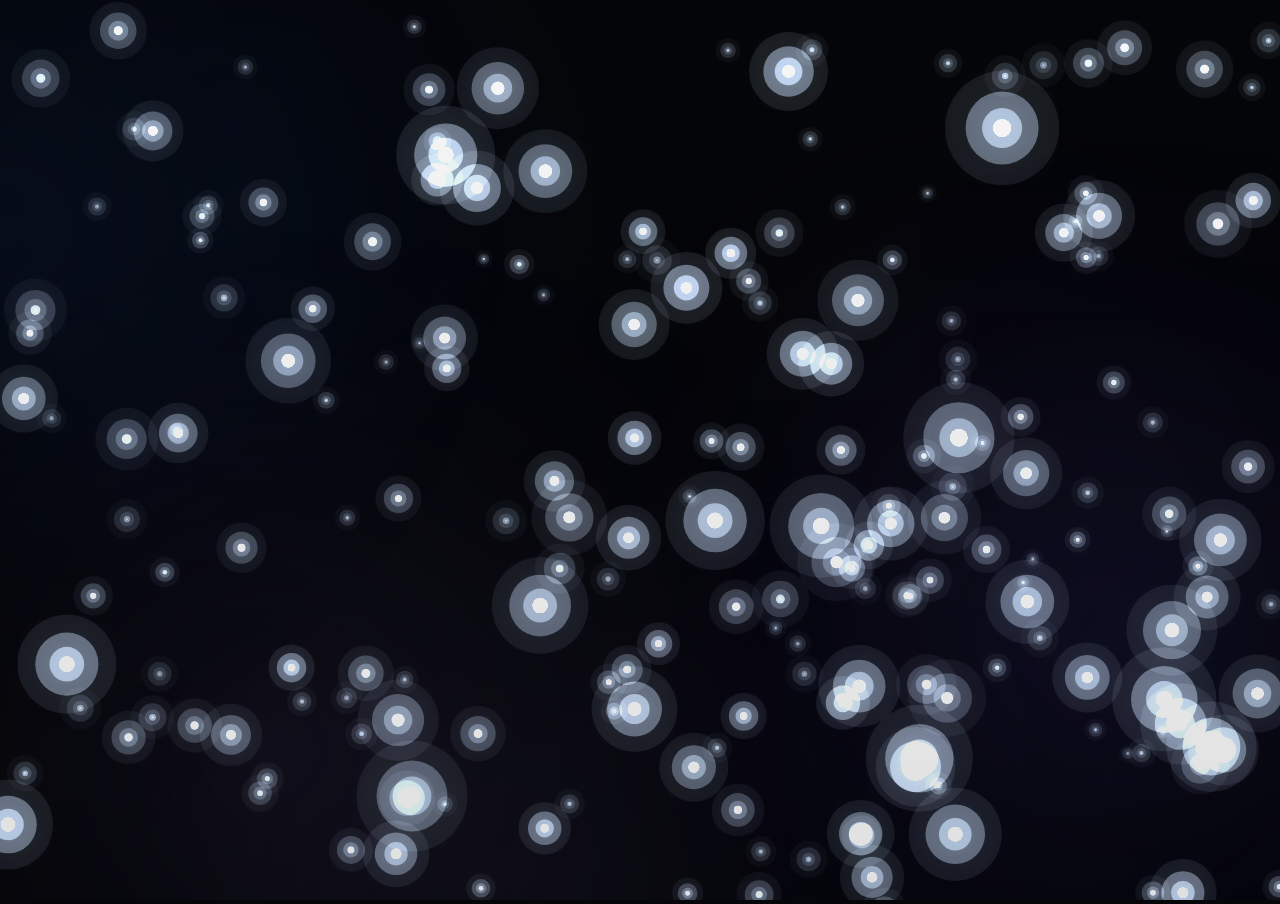
<file: index.html>
<!doctype html>
<html lang="ja">
<head>
  <meta charset="utf-8" />
  <meta name="viewport" content="width=device-width, initial-scale=1, viewport-fit=cover, user-scalable=no" />
  <meta name="theme-color" content="#050609" />
  <title>Ambient Sleep</title>
  <script>
    // Personal app under active iteration: always request the latest lightweight CSS/JS.
    (() => {
      const buildStamp = Date.now();
      window.__AMBIENT_BUILD_STAMP__ = buildStamp;
      const style = document.createElement('link');
      style.rel = 'stylesheet';
      style.href = `styles.css?v=${buildStamp}`;
      document.head.appendChild(style);
    })();
  </script>
</head>
<body data-sound="rain">
  <main id="app" aria-label="睡眠導入アプリ">
    <div class="ambient" aria-hidden="true">
      <div class="bnto-bgdots" data-bnto-bgdots aria-hidden="true"></div>
      <div class="glow glow-a"></div>
      <div class="glow glow-b"></div>
      <div class="glow glow-c"></div>
      <div class="glow glow-d"></div>
      <div class="veil"></div>
    </div>

    <button id="stageTap" class="stage-tap" aria-label="設定メニューを表示"></button>

    <div id="firstHint" class="first-hint" role="status">画面をタップして設定</div>
    <div id="wakeWarning" class="wake-warning" hidden>
      この端末では画面スリープ防止を利用できません
    </div>

    <section id="menu" class="menu" aria-label="再生設定" aria-hidden="true">
      <div class="menu-handle" aria-hidden="true"></div>

      <div class="menu-head">
        <div>
          <div class="eyebrow">AMBIENT SOUND</div>
          <div id="currentSoundLabel" class="current-sound">雨</div>
        </div>
        <div id="remainingMenu" class="remaining-menu">30:00</div>
      </div>

      <div class="sound-grid" role="group" aria-label="環境音">
        <button class="sound-choice active" data-sound="rain" type="button">雨</button>
        <button class="sound-choice" data-sound="wave" type="button">波</button>
        <button class="sound-choice" data-sound="breeze" type="button">そよ風</button>
        <button class="sound-choice" data-sound="forest" type="button">森の奥</button>
        <button class="sound-choice" data-sound="fire" type="button">焚き火</button>
        <button class="sound-choice" data-sound="none" type="button">無音</button>
      </div>

      <div class="time-row" role="group" aria-label="再生時間">
        <button class="time-choice" data-minutes="15" type="button">15</button>
        <button class="time-choice active" data-minutes="30" type="button">30</button>
        <button class="time-choice" data-minutes="60" type="button">60</button>
        <button class="time-choice" data-minutes="90" type="button">90</button>
        <button id="customTimeButton" class="time-choice" data-minutes="custom" type="button">任意</button>
      </div>

      <div id="customTimeWrap" class="custom-time" hidden>
        <label for="customMinutes">分</label>
        <input id="customMinutes" type="number" inputmode="numeric" min="1" max="720" value="45" />
      </div>

      <div class="utility-row">
        <div class="volume-row">
          <span>音量</span>
          <input id="volume" type="range" min="0" max="100" value="42" aria-label="音量" />
        </div>
        <button id="fullscreenButton" class="utility-action" type="button">全画面</button>
      </div>

      <div class="action-row">
        <button id="stopButton" class="secondary-action" type="button" disabled>停止</button>
        <button id="startButton" class="primary-action" type="button">再生開始</button>
      </div>
    </section>

    <audio id="ambientAudio" preload="auto" loop playsinline></audio>
  </main>

  <script>
    (() => {
      const script = document.createElement('script');
      script.src = `app.js?v=${window.__AMBIENT_BUILD_STAMP__ || Date.now()}`;
      document.body.appendChild(script);
    })();
  </script>
</body>
</html>
</file>
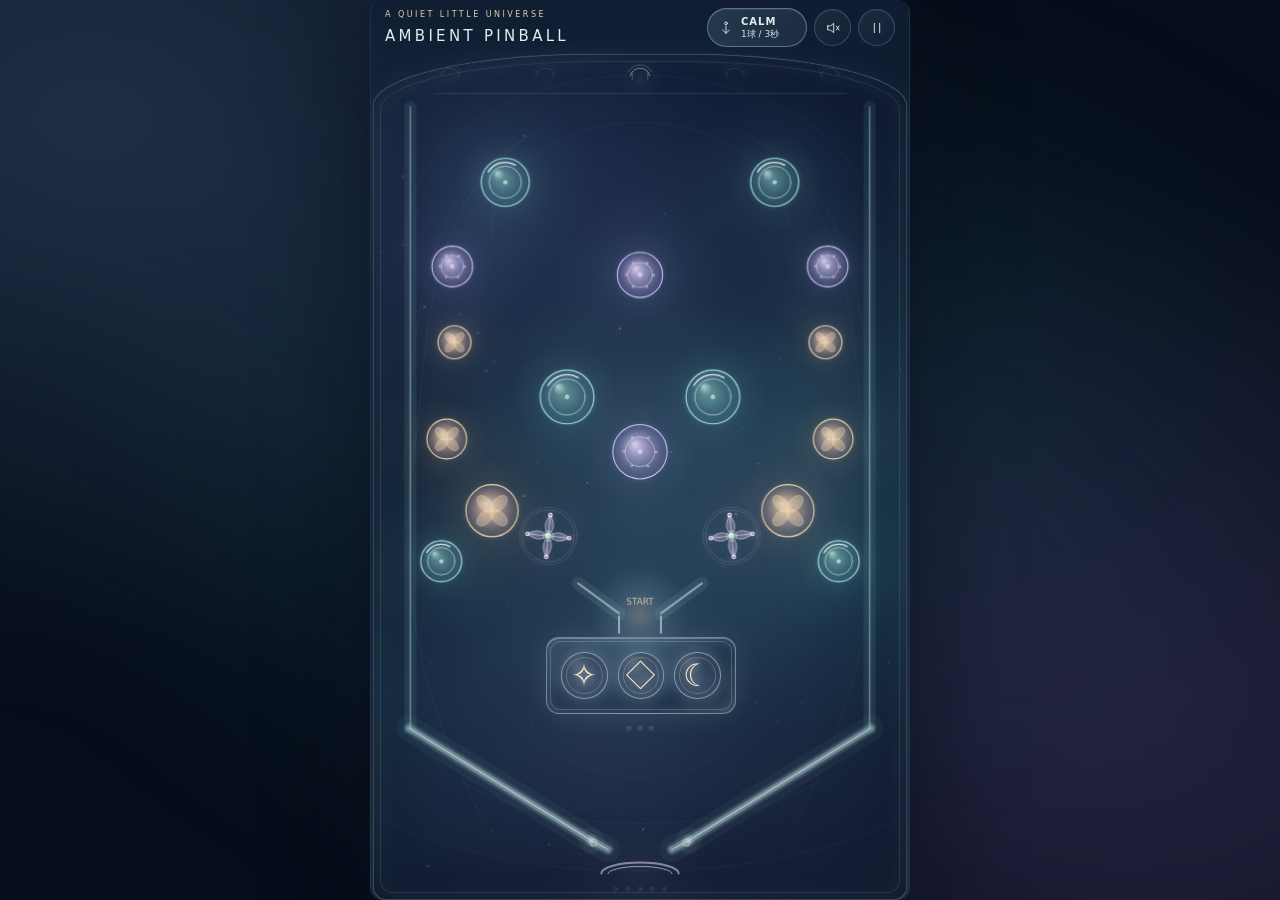
<file: ambient-pinball/index.html>
<!doctype html>
<html lang="ja">
<head>
<meta charset="utf-8">
<meta name="viewport" content="width=device-width, initial-scale=1, viewport-fit=cover">
<meta name="theme-color" content="#101d32">
<link rel="manifest" href="./manifest.webmanifest">
<link rel="icon" sizes="any" type="image/svg+xml" href="./icons/icon.svg">
<link rel="icon" sizes="192x192" type="image/png" href="./icons/icon-192.png">
<link rel="apple-touch-icon" href="./icons/icon-192.png">
<meta name="apple-mobile-web-app-title" content="Ambient Pinball">
<meta name="apple-mobile-web-app-capable" content="yes">
<meta name="apple-mobile-web-app-status-bar-style" content="black-translucent">
<meta name="mobile-web-app-capable" content="yes">
<meta name="description" content="An ambient pinball garden: three arrivals awaken the reels, a 120-ball jackpot, meditative sound and luminous constellations.">
<title>Ambient Pinball v0.9.6 — a quiet little universe</title>
<style>
:root{color-scheme:dark;--bg:#080f22;--line:rgba(175,209,229,.19);--ink:#e5ecf0;--sub:#91a9ba;--gold:#e2d1ae;--teal:#a5dcd6;--lilac:#c4b5e5}
*{box-sizing:border-box}
html,body{height:100%;margin:0;overflow:hidden;background:#070e1b;color:var(--ink);font-family:Inter,"Noto Sans JP",system-ui,-apple-system,sans-serif}
body:before{content:"";position:fixed;inset:-24%;pointer-events:none;background:radial-gradient(ellipse at 21% 25%,#496b9560,transparent 37%),radial-gradient(ellipse at 77% 72%,#5a468359,transparent 39%),radial-gradient(ellipse at 54% 50%,#1c53606e,transparent 47%);filter:blur(65px);animation:ambientDrift 28s ease-in-out infinite alternate}
@keyframes ambientDrift{from{transform:scale(1) translate(-1%,0);opacity:.72}to{transform:scale(1.1) translate(2%,-2%);opacity:1}}
button{font:inherit;color:inherit;-webkit-tap-highlight-color:transparent;cursor:pointer}
button:focus-visible{outline:2px solid #a5e5d9;outline-offset:4px}
#app{position:relative;isolation:isolate;width:min(100vw,540px);height:100dvh;margin:0 auto;display:grid;grid-template-rows:54px minmax(0,1fr);overflow:hidden;background:linear-gradient(160deg,#132238db 0%,#0d1b2fdc 42%,#172a3ad8 100%);border-inline:1px solid #a0bcdc1e;box-shadow:0 22px 100px #01040d9c,0 0 100px #728f9b15}
#app:after{content:"";position:absolute;inset:0;pointer-events:none;z-index:20;background-image:url("data:image/svg+xml,%3Csvg viewBox='0 0 150 150' xmlns='http://www.w3.org/2000/svg'%3E%3Cfilter id='n'%3E%3CfeTurbulence type='fractalNoise' baseFrequency='.69' numOctaves='3' stitchTiles='stitch'/%3E%3C/filter%3E%3Cpath filter='url(%23n)' opacity='.027' d='M0 0h150v150H0z'/%3E%3C/svg%3E");opacity:.28}
header{z-index:3;display:flex;justify-content:space-between;align-items:center;padding:7px 14px 6px;gap:5px;background:linear-gradient(180deg,#111c31a6,transparent)}
.brand small{display:block;color:#dbcda9;letter-spacing:.31em;font-size:8px;text-transform:uppercase;margin-bottom:8px;text-shadow:0 0 19px #f1d8a265}
.brand strong{display:block;font-weight:350;letter-spacing:.22em;font-size:15px;white-space:nowrap;text-shadow:0 0 20px #a7e1eb26}
.actions{display:flex;gap:7px;align-items:center}
.icon-btn{width:37px;height:37px;border:1px solid #b6cdd53e;background:linear-gradient(145deg,#b6e0e914,#8499c009);border-radius:50%;display:grid;place-items:center;box-shadow:inset 0 1px #e4edfc0a,0 0 20px #7ebace09;backdrop-filter:blur(8px);transition:background .3s,border-color .3s,box-shadow .3s}
.icon-btn:hover{background:#a5cbdf20;border-color:#bde9e19a;box-shadow:0 0 20px #a7d6cf30}
.icon-btn svg{width:16px;height:16px;fill:none;stroke:#d4e3e6;stroke-width:1.45;stroke-linecap:round;stroke-linejoin:round}
.icon-btn[aria-pressed="true"]{border-color:#b7e9d39b;background:#5a9f9970;box-shadow:0 0 20px #a4e1d83b}
#board-shell{position:relative;min-height:0;margin:0 2px 0;overflow:hidden;border:1px solid #b5d9e03d;border-radius:220px 220px 14px 14px / 52px 52px 14px 14px;background:#0c192c;box-shadow:inset 0 0 60px #050b1c66,0 0 30px #92bdda13,0 0 1px #e2e8f566}
#board-shell:before{content:"";position:absolute;inset:6px;z-index:1;pointer-events:none;border:1px solid #c7dfed24;border-radius:220px 220px 12px 12px / 48px 48px 12px 12px;box-shadow:inset 0 1px 25px #c6e3ed0d,0 0 26px #99cad717}
#board-shell:after{content:"";position:absolute;z-index:1;inset:0;pointer-events:none;border-radius:inherit;background:linear-gradient(121deg,#cee9f408,transparent 29%,transparent 77%,#cfc3ff08);box-shadow:inset 0 0 90px #00000033}
canvas{display:block;width:100%;height:100%;touch-action:none}
#event{position:absolute;z-index:5;top:49%;left:0;right:0;text-align:center;pointer-events:none;opacity:0;transform:translateY(12px);transition:opacity 1.15s ease,transform 1.15s ease}
#event.show{opacity:1;transform:translateY(0)}
#event .big{font-family:Georgia,serif;letter-spacing:.24em;font-size:clamp(24px,6vw,39px);font-weight:normal;color:#f5e7c9;text-shadow:0 0 15px #e8d7cbaf,0 0 54px #d2c1e6ba;white-space:nowrap}
#event.alignment .big{color:var(--event-tone,#f4ebfb);text-shadow:0 0 20px var(--event-glow,#d2d7fdc2),0 0 65px #9ed9e66b}
#event.jackpot .big{color:#ffebc9;font-size:clamp(29px,7vw,47px);text-shadow:0 0 20px #ffe6bade,0 0 62px #c7d9ffcc,0 0 110px #d4bbefab}
#event .small{font-size:9px;letter-spacing:.24em;color:#d3e3e2;margin-top:10px;text-shadow:0 0 18px #9fe0ef7d}
#slot{z-index:3;position:absolute;pointer-events:none;left:0;top:0;width:140px;height:53px;border:1px solid #d0e3eb74;border-radius:13px;background:radial-gradient(ellipse at 50% 0,#759cbb59,transparent 83%),linear-gradient(145deg,#32465dce,#17293ecd 72%,#36475bcc);box-shadow:inset 0 1px 0 #f5f4fa43,inset 0 0 14px #b9e5f72b,0 0 26px #aacdda23;text-align:center;display:flex;align-items:center;justify-content:center;min-height:0;--board-scale:1}
#slot:before{content:"";position:absolute;inset:3px;border:1px solid #e2eef431;border-radius:10px;pointer-events:none}
.reels{width:100%;display:flex;justify-content:center;gap:calc(9px * var(--board-scale))}
.reel{width:calc(42px * var(--board-scale));height:calc(42px * var(--board-scale));min-width:0;min-height:0;border-radius:50%;border:1px solid #cee6e58c;background:radial-gradient(circle at 32% 22%,#dfe6fb24,transparent 29%),radial-gradient(circle at 50% 65%,#647c9c56,#25354c8c 82%);display:grid;place-items:center;box-shadow:inset 0 0 13px #cde4f423,0 0 16px #a6cde64c;position:relative;overflow:hidden}
.reel:after{content:"";position:absolute;inset:4px;border:1px solid #eff0fa38;border-radius:50%;pointer-events:none}
.reel span{display:block;font-family:Georgia,"Times New Roman",serif;font-size:calc(28px * var(--board-scale));line-height:1;color:#f2e4cb;text-shadow:0 0 12px #fee7c5b8,0 0 25px #ced9f488;transition:color .45s;user-select:none}
.reel.spin span{filter:blur(1.3px);opacity:.65;animation:pulse .29s ease-in-out infinite alternate}
.reel.match{border-color:var(--theme-rim,#f4dca9);box-shadow:inset 0 0 22px #f3dfa42b,0 0 20px var(--theme-halo,#f5e5a56a),0 0 48px #b2dbd923}
.reel.match span{color:#fff3d8}
@keyframes pulse{to{transform:translateY(4px);opacity:.4}}
/* The bonus frame drains symmetrically from twelve o'clock toward six.
   Both illuminated side paths are drawn from bottom centre upward; reducing
   their visible length therefore makes the dark fronts descend together. */
.reels{position:relative;z-index:1}
#slot.bonus-active{border-color:var(--theme-rim,#b8e5df)}
#slot-bonus-rim{position:absolute;inset:0;width:100%;height:100%;overflow:visible;opacity:0;transition:opacity .36s ease;z-index:2;pointer-events:none}
#slot.bonus-active #slot-bonus-rim{opacity:1}
#slot-bonus-rim path{fill:none;stroke-linejoin:round;stroke-linecap:round;vector-effect:non-scaling-stroke}
#slot-bonus-track{stroke:#b4ccde;stroke-opacity:.20;stroke-width:1.9}
.slot-bonus-halo{stroke:var(--theme-rim,#94dbdf);stroke-opacity:.38;stroke-width:7;filter:blur(3px);stroke-dasharray:100;stroke-dashoffset:0}
.slot-bonus-progress{stroke:url(#bonus-rim-gradient);stroke-width:2.8;stroke-dasharray:100;stroke-dashoffset:0;filter:drop-shadow(0 0 3px var(--theme-rim,#b5eff3))}
#slot-status{height:14px;font-size:9px;letter-spacing:.1em;color:#a4b9b4;white-space:nowrap;overflow:hidden;text-overflow:ellipsis;max-width:100%}
.sr-only{position:absolute!important;width:1px;height:1px;padding:0;margin:-1px;overflow:hidden;clip:rect(0,0,0,0);white-space:nowrap;border:0}
/* The cadence is a labelled two-state control, not an ambiguous falling-ball icon. */
.brand{min-width:0}.actions{flex-shrink:0}
.flow-btn{display:flex;align-items:center;gap:7px;height:39px;min-width:100px;padding:5px 10px;border:1px solid #bdd6de65;border-radius:21px;background:linear-gradient(130deg,#669ba13b,#6980a126);text-align:left;box-shadow:inset 0 1px #ebf8ed16;transition:background .3s,border-color .3s}
.flow-btn svg{width:16px;height:16px;flex:none;fill:none;stroke:#c9dfe5;stroke-width:1.5;stroke-linecap:round;stroke-linejoin:round}
.flow-copy{display:flex;flex-direction:column;gap:1px;line-height:1.13}.flow-mode{font-size:10px;font-weight:650;letter-spacing:.10em}.flow-detail{font-size:9px;color:#d6e5e7;white-space:nowrap;font-variant-numeric:tabular-nums}
.flow-btn[aria-pressed="true"]{background:linear-gradient(120deg,#60bab360,#8385b442);border-color:#a5eee4bb;box-shadow:0 0 17px #83ceba4f}
@media(max-width:380px){header{padding-inline:8px}.brand strong{font-size:11px;letter-spacing:.10em}.brand small{font-size:6.8px;letter-spacing:.13em}.icon-btn{width:32px;height:32px}.actions{gap:4px}.flow-btn{min-width:83px;height:35px;padding:4px 7px;gap:4px}.flow-btn svg{width:13px;height:13px}.flow-mode{font-size:9px}.flow-detail{font-size:8px}#board-shell{margin-inline:0}#slot{margin-inline:0}}
@media(max-height:690px){#app{grid-template-rows:47px minmax(0,1fr)}header{padding-top:4px}.brand small{margin-bottom:3px}}
@media(min-width:780px){#app{border-radius:13px}}
@media(prefers-reduced-motion:reduce){body:before{animation:none}#event{transition:none}.reel.spin span{animation:none}.icon-btn{transition:none}}
</style>

<style>
@media (display-mode: standalone) {
  #app { grid-template-rows: calc(54px + env(safe-area-inset-top, 0px)) minmax(0, 1fr); padding-bottom: env(safe-area-inset-bottom, 0px); }
  header { padding-top: calc(7px + env(safe-area-inset-top, 0px)); }
}
@media (display-mode: standalone) and (max-height: 690px) {
  #app { grid-template-rows: calc(47px + env(safe-area-inset-top, 0px)) minmax(0, 1fr); }
  header { padding-top: calc(4px + env(safe-area-inset-top, 0px)); }
}
</style>
</head>
<body>
<main id="app" aria-label="Ambient Pinball">
  <header>
    <div class="brand"><small>a quiet little universe</small><strong>AMBIENT PINBALL</strong></div>
    <div class="actions">
      <button id="flow" class="flow-btn" type="button" aria-label="現在CALM、中央1球を3秒ごとに排出。押すとFLOW" aria-pressed="false" title="押すとFLOW（中央1球 / 1.65秒）">
        <svg viewBox="0 0 24 24" aria-hidden="true"><circle cx="12" cy="5" r="2"/><path d="M12 9v11m-5-5 5 5 5-5"/></svg>
        <span class="flow-copy" aria-hidden="true"><span class="flow-mode" id="flow-mode">CALM</span><span class="flow-detail" id="flow-detail">1球 / 3秒</span></span>
      </button>
      <button id="sound" class="icon-btn" type="button" aria-label="音をオンにする" aria-pressed="false" title="音をオン／オフ">
        <svg viewBox="0 0 24 24"><path d="M4 9v6h4l5 4V5L8 9H4z"/><path id="sound-mark" d="m17 9 4 6m0-6-4 6"/></svg>
      </button>
      <button id="pause" class="icon-btn" type="button" aria-label="一時停止" aria-pressed="false" title="一時停止／再開">
        <svg viewBox="0 0 24 24"><path id="pause-mark" d="M8 5v14M16 5v14"/></svg>
      </button>
    </div>
  </header>
  <section id="board-shell" aria-label="5つの投入口と左右対称のバンパー・回転風車があるボール盤面">
    <canvas id="board"></canvas>
    <div id="event" aria-live="polite"><div class="big" id="event-title">REACH</div><div class="small" id="event-detail">a quiet coincidence</div></div>
    <div id="slot" aria-label="START口へ3球入るごとに起動するスロット">
    <div class="reels" aria-live="off">
      <div class="reel"><span>✧</span></div><div class="reel"><span>◇</span></div><div class="reel"><span>☾</span></div>
    </div>
    <svg id="slot-bonus-rim" aria-hidden="true" focusable="false" preserveAspectRatio="none">
      <defs><linearGradient id="bonus-rim-gradient" x1="0%" y1="0%" x2="0%" y2="100%"><stop id="rim-stop-top" offset="0%" stop-color="#b3eff0"/><stop id="rim-stop-mid" offset="55%" stop-color="#f3dfba"/><stop id="rim-stop-bottom" offset="100%" stop-color="#c6b9f3"/></linearGradient></defs>
      <path id="slot-bonus-track" pathLength="100"/>
      <path id="slot-bonus-halo-left" class="slot-bonus-halo" pathLength="100"/>
      <path id="slot-bonus-halo-right" class="slot-bonus-halo" pathLength="100"/>
      <path id="slot-bonus-progress-left" class="slot-bonus-progress" pathLength="100"/>
      <path id="slot-bonus-progress-right" class="slot-bonus-progress" pathLength="100"/>
    </svg>
    <span id="bonus-announcement" class="sr-only" aria-live="polite"></span>
    <div id="slot-status" class="sr-only" aria-live="polite">START 0/3 · 3球ごとにスロットが回ります</div>
    </div>
  </section>

</main>
<script>
(()=>{'use strict';
const canvas=document.getElementById('board');const ctx=canvas.getContext('2d',{alpha:false});
const shell=document.getElementById('board-shell'), reels=[...document.querySelectorAll('.reel')];
const soundButton=document.getElementById('sound'),pauseButton=document.getElementById('pause');
const W=480,BASE_H=610,PI=Math.PI,TAU=2*PI;let H=BASE_H;
let display={s:1,x:0,y:0,w:0,h:0};
let running=true,soundOn=false,flowFast=false,elapsed=0,dropTime=0.9,ringPulse=0;
let waveCount=0,lastWaveSize=0,bumperHits=0,bumperSounds=0,lowerRailContacts=0;
const bumperHitsByType={glass:0,wood:0,chime:0},bumperSoundsByType={glass:0,wood:0,chime:0};
let winGlow=0,reachGlow=0,slotQueue=0,slotActive=false,eventTimeout=0;
let slotBonusUntil=-1,slotBonusCount=0,slotBonusWasActive=false,lastSlotResult=null,jackpotWasActive=false;
let slotWinCount=0,slotLossCount=0;
let constellation=null,alignmentCount=0,alignmentSoundCount=0,meditationNext=10,meditationPhraseCount=0,debugNextSlot=null;
let winningTheme=null,lastWinningTheme=null,themeNextPhrase=-1,themePhraseCount=0;
const SLOT_ENTRY_TARGET=3,SLOT_WIN_PROBABILITY=.50,SLOT_BONUS_DURATION=10,CHARGE_TARGET=120,JACKPOT_DURATION=5;
let slotProgress=0,slotTriggerCount=0,slotSpinCount=0;
let chargeBalls=0,jackpotUntil=-1,jackpotCount=0,drainedBalls=0,startedSlots=0,millImpacts=0;
const slotUI=document.getElementById('slot');
const rimSVG=document.getElementById('slot-bonus-rim');
const rimTrack=document.getElementById('slot-bonus-track');
const rimHalos=[document.getElementById('slot-bonus-halo-left'),document.getElementById('slot-bonus-halo-right')];
const rimProgress=[document.getElementById('slot-bonus-progress-left'),document.getElementById('slot-bonus-progress-right')];
const rimActivePaths=[...rimHalos,...rimProgress];
let rimRemainingFraction=0;
function layoutBonusRim(){
  const width=Math.max(1,slotUI.offsetWidth),height=Math.max(1,slotUI.offsetHeight);
  const e=2.5,r=Math.min(11,height*.26,width*.10),right=width-e,bottom=height-e;
  const centre=width/2;
  // Neutral full track (one continuous rounded rectangle).
  const track=`M ${centre} ${e} H ${right-r} Q ${right} ${e} ${right} ${e+r} V ${bottom-r} Q ${right} ${bottom} ${right-r} ${bottom} H ${e+r} Q ${e} ${bottom} ${e} ${bottom-r} V ${e+r} Q ${e} ${e} ${e+r} ${e} Z`;
  // Two exactly mirrored half-perimeters: bottom centre (6) -> top centre (12).
  // Rendering only the first remaining fraction keeps the glow at the bottom,
  // creating synchronized extinction fronts from the top down on both sides.
  const leftSide=`M ${centre} ${bottom} H ${e+r} Q ${e} ${bottom} ${e} ${bottom-r} V ${e+r} Q ${e} ${e} ${e+r} ${e} H ${centre}`;
  const rightSide=`M ${centre} ${bottom} H ${right-r} Q ${right} ${bottom} ${right} ${bottom-r} V ${e+r} Q ${right} ${e} ${right-r} ${e} H ${centre}`;
  rimSVG.setAttribute('viewBox',`0 0 ${width} ${height}`);
  rimTrack.setAttribute('d',track);
  for(const line of [rimHalos[0],rimProgress[0]])line.setAttribute('d',leftSide);
  for(const line of [rimHalos[1],rimProgress[1]])line.setAttribute('d',rightSide);
}
function syncBonusRim(){
  rimRemainingFraction=Math.max(0,Math.min(1,(slotBonusUntil-elapsed)/SLOT_BONUS_DURATION));
  slotUI.classList.toggle('bonus-active',rimRemainingFraction>0);
  // Each side uses its own pathLength=100; both shorten at the same rate.
  // A full rim starts lit; at halfway only the lower half remains lit.
  const offset=(100*(1-rimRemainingFraction)).toFixed(3);
  for(const line of rimActivePaths)line.style.strokeDashoffset=offset;
}

let seed=49021;
function rnd(){seed=(1664525*seed+1013904223)>>>0;return seed/4294967296}
function lerp(a,b,t){return a+(b-a)*t}
function clamp(x,a,b){return Math.min(b,Math.max(a,x))}
// Restored from v0.8: required by bounceSegment() when a rail collision triggers a soft note.
function noteAt(y){return [261.63,293.66,329.63,392,440,523.25][clamp(Math.floor(y/105),0,5)]}
const feeders=[68,154,240,326,412],balls=[],ripples=[],dust=[];
for(let i=0;i<100;i++)dust.push({x:rnd()*W,ny:rnd(),y:rnd()*H,r:rnd()*.9+.18,a:rnd()*.31+.03,p:rnd()*TAU});
// 10 original bumper positions, now ~2x their v0.6 radii, plus three new symmetric pairs.
// Their y positions scale with the *actual* full-height playfield, not a letterboxed 610px image.
const bumpers=[
 {x:118,fy:.15,r:21.76,type:'glass',pitch:392},{x:362,fy:.15,r:21.76,type:'glass',pitch:392},
 {x:240,fy:.26,r:20.48,type:'chime',pitch:329.63},
 {x:72,fy:.34,r:15.36,type:'wood',pitch:261.63},{x:408,fy:.34,r:15.36,type:'wood',pitch:261.63},
 {x:174,fy:.405,r:24.32,type:'glass',pitch:440},{x:306,fy:.405,r:24.32,type:'glass',pitch:440},
 {x:106,fy:.54,r:24.32,type:'wood',pitch:293.66},{x:374,fy:.54,r:24.32,type:'wood',pitch:293.66},
 {x:240,fy:.47,r:24.58,type:'chime',pitch:392},
 {x:70,fy:.25,r:18.4,type:'chime',pitch:523.25},{x:410,fy:.25,r:18.4,type:'chime',pitch:523.25},
 {x:65,fy:.455,r:18.5,type:'wood',pitch:349.23},{x:415,fy:.455,r:18.5,type:'wood',pitch:349.23},
 {x:60,fy:.60,r:18.5,type:'glass',pitch:587.33},{x:420,fy:.60,r:18.5,type:'glass',pitch:587.33}
];
// The hand-defined mirrored connections form a restrained, slowly revealed star map.
// Only artwork references these indices; game physics and collision are unchanged.
const starLinks=[[2,0],[2,1],[0,10],[1,11],[10,3],[11,4],[3,5],[4,6],
                 [5,9],[6,9],[5,7],[6,8],[7,12],[8,13],[12,14],[13,15]];
const ramps=[],mills=[
 {x:157,y:345,r:19,angle:.10,omega:0,inertia:720,drag:1.35},
 {x:323,y:345,r:19,angle:-.10,omega:0,inertia:720,drag:1.35}
];
const START={x1:224,x2:256,y:0};
const slotBody={left:154,right:326,top:0,bottom:0};
const slotWalls=[],funnel=[];
const layout={feederY:19,drainY:BASE_H-22,railEndY:BASE_H-52,sideRailStartY:50};
function layoutGeometry(){
  for(const p of bumpers)p.y=H*p.fy;
  for(const m of mills)m.y=H*.57;
  slotBody.top=Math.round(H*.685);slotBody.bottom=slotBody.top+74;
  START.y=slotBody.top-15;
  layout.feederY=18;layout.drainY=H-19;layout.railEndY=H-52;
  const railStart=slotBody.bottom+12,railEnd=layout.railEndY;
  ramps.length=0;ramps.push(
    {ax:31,ay:railStart,bx:196,by:railEnd},
    {ax:449,ay:railStart,bx:284,by:railEnd},
    {ax:196,ay:railEnd,bx:211,by:railEnd+8},
    {ax:284,ay:railEnd,bx:269,by:railEnd+8}
  );
  slotWalls.length=0;slotWalls.push(
    {ax:slotBody.left,ay:slotBody.top,bx:START.x1-4,by:slotBody.top,width:1.6},
    {ax:START.x2+4,ay:slotBody.top,bx:slotBody.right,by:slotBody.top,width:1.6},
    {ax:slotBody.left,ay:slotBody.top,bx:slotBody.left,by:slotBody.bottom,width:2.3},
    {ax:slotBody.right,ay:slotBody.top,bx:slotBody.right,by:slotBody.bottom,width:2.3},
    {ax:slotBody.left,ay:slotBody.bottom,bx:slotBody.right,by:slotBody.bottom,width:2.3}
  );
  funnel.length=0;funnel.push(
    {ax:184,ay:START.y-30,bx:START.x1-3,by:START.y-3,width:1.4},
    {ax:296,ay:START.y-30,bx:START.x2+3,by:START.y-3,width:1.4}
  );
}
layoutGeometry();
const symbols=['✧','◇','☾','◌','✦'];
// Five self-contained visual-and-musical treatments. The slot outcome and the
// 10-second three-port bonus remain shared gameplay logic; only art/audio differ.
const WIN_THEMES=[
  {id:'starlight',title:'STARLIGHT',subtitle:'a constellation awakens',rim:'#a6dff3',halo:'#acdffa77',gradient:['#c3e9ff','#9fdfd9','#d0d9ff'],rgb:'164,214,245',linkRgb:'188,223,251',notes:[392,493.88,587.33,783.99,659.25],instrument:'glass'},
  {id:'prism',title:'PRISM',subtitle:'light becomes a spectrum',rim:'#d8bcef',halo:'#efd5fd88',gradient:['#9fe5e4','#e3c0f5','#f3d6ae'],rgb:'212,185,241',linkRgb:'216,186,241',notes:[523.25,659.25,783.99,987.77,783.99],instrument:'glass'},
  {id:'moonlight',title:'MOONLIGHT',subtitle:'the garden takes a quiet breath',rim:'#b2bdf2',halo:'#b2b8f488',gradient:['#c6d6ff','#a9badf','#c3b1ed'],rgb:'170,186,249',linkRgb:'193,202,252',notes:[196,261.63,329.63,293.66,196],instrument:'chime'},
  {id:'ripple',title:'RIPPLE',subtitle:'every motion leaves an echo',rim:'#96e4d7',halo:'#8fe9d987',gradient:['#aff0e9','#8bd4e4','#b9d7eb'],rgb:'122,220,207',linkRgb:'154,223,226',notes:[587.33,493.88,392,440,329.63],instrument:'water'},
  {id:'celestial',title:'CELESTIAL',subtitle:'a soft cascade of golden stars',rim:'#f0d5a4',halo:'#f6e1b188',gradient:['#fff0c1','#efd2a4','#d5beed'],rgb:'241,207,159',linkRgb:'246,220,174',notes:[261.63,392,523.25,659.25,783.99],instrument:'chime'}
];
// A separate seeded art RNG cannot perturb physical ball or slot randomness.
const celestialMotes=(()=>{
  let s=782431;const artRnd=()=>{s=(1664525*s+1013904223)>>>0;return s/4294967296};
  return Array.from({length:38},()=>({x:44+artRnd()*392,ny:.15+artRnd()*.72,phase:artRnd()*TAU,speed:.018+artRnd()*.027,size:.7+artRnd()*1.35}));
})();
let audio=null;
function themeNow(){return slotBonusActive()&&winningTheme!==null?WIN_THEMES[winningTheme]:null}
function setWinningTheme(index){
  winningTheme=index;lastWinningTheme=index;themeNextPhrase=elapsed+4.6;
  const t=WIN_THEMES[index];
  slotUI.style.setProperty('--theme-rim',t.rim);slotUI.style.setProperty('--theme-halo',t.halo);
  document.getElementById('event').style.setProperty('--event-tone',t.rim);
  document.getElementById('event').style.setProperty('--event-glow',t.halo);
  for(const [id,color] of [['rim-stop-top',t.gradient[0]],['rim-stop-mid',t.gradient[1]],['rim-stop-bottom',t.gradient[2]]])document.getElementById(id).setAttribute('stop-color',color);
}
function clearWinningTheme(){
  winningTheme=null;themeNextPhrase=-1;
  slotUI.style.removeProperty('--theme-rim');slotUI.style.removeProperty('--theme-halo');
  const defaults=['#b3eff0','#f3dfba','#c6b9f3'];
  ['rim-stop-top','rim-stop-mid','rim-stop-bottom'].forEach((id,i)=>document.getElementById(id).setAttribute('stop-color',defaults[i]));
}

function resize(){
  const b=shell.getBoundingClientRect(),oldH=H,dpr=Math.min(2,window.devicePixelRatio||1);
  const scale=Math.min((b.width-2)/W,(b.height-2)/BASE_H);
  H=(b.height-2)/scale;
  canvas.width=Math.max(1,Math.round(b.width*dpr));canvas.height=Math.max(1,Math.round(b.height*dpr));
  display={w:b.width,h:b.height,s:scale,x:(b.width-W*scale)/2,y:1};
  if(oldH!==H&&oldH>0){const k=H/oldH;for(const ball of balls){ball.y*=k;for(const t of ball.trail)t.y*=k}for(const r of ripples)r.y*=k}
  layoutGeometry();for(const d of dust)d.y=d.ny*H;
  slotUI.style.setProperty('--board-scale',display.s.toFixed(4));
  slotUI.style.left=(display.x+slotBody.left*display.s)+'px';
  slotUI.style.top=(display.y+(slotBody.top+2)*display.s)+'px';
  slotUI.style.width=((slotBody.right-slotBody.left)*display.s)+'px';
  slotUI.style.height=((slotBody.bottom-slotBody.top-4)*display.s)+'px';
  layoutBonusRim();
  ctx.setTransform(dpr,0,0,dpr,0,0);
}
window.addEventListener('resize',resize);resize();
function ripple(x,y,kind='hit'){ripples.push({x,y,life:1,kind});if(ripples.length>32)ripples.shift()}
// Normally only the centre inlet is active; alignment opens the adjacent 02/04 inlets.
function slotBonusActive(){return slotBonusUntil>elapsed}
function releasePorts(){
  if(jackpotUntil>elapsed)return feeders.slice();
  return slotBonusActive()?feeders.slice(1,4):[feeders[2]];
}
function spawnWave(){
  const ports=releasePorts();
  const limit=jackpotUntil>elapsed?130:(slotBonusActive()?65:45);
  if(balls.length+ports.length>limit)return false;
  lastWaveSize=0;
  for(const x0 of ports){
    const x=x0+(rnd()-.5)*6;
    balls.push({x,y:layout.feederY+12,vx:(rnd()-.5)*39,vy:20+rnd()*28,r:2.3,trail:[],tone:160+rnd()*110});
    ripple(x,layout.feederY+16,'drop');lastWaveSize++;
  }
  waveCount++;return true;
}
function flowLabel(){
  const count=releasePorts().length,interval=flowFast?1.65:3;
  const suffix=jackpotUntil>elapsed?' · ×5':'';
  return {count,interval,description:`${count}球 / ${interval}秒${suffix}`};
}
function updateFlowUI(){
  const button=document.getElementById('flow'),state=flowLabel();
  const nextMode=flowFast?'CALM':'FLOW',nextInterval=flowFast?3:1.65;
  button.setAttribute('aria-pressed',String(flowFast));
  button.setAttribute('aria-label',`現在${flowFast?'FLOW':'CALM'}、${state.description}。押すと${nextMode}`);
  button.title=`押すと${nextMode}（${state.count}球 / ${nextInterval}秒）`;
  document.getElementById('flow-mode').textContent=flowFast?'FLOW':'CALM';
  document.getElementById('flow-detail').textContent=state.description;
}
// Entire soundtrack is synthesized locally. No downloads, samples or external requests.
// A diffused room response makes even bumper hits sound suspended in the soundscape.
function softVoice(freq,peak,dur,kind='glass',offset=0){
  if(!audio||!soundOn||!running)return;
  const a=audio.ctx,at=a.currentTime+offset;
  const timbres={
    glass:{osc:'sine',attack:.022,partials:[[1,1],[2.006,.17],[2.997,.035]]},
    wood:{osc:'triangle',attack:.009,partials:[[1,1],[2.002,.072]]},
    chime:{osc:'sine',attack:.054,partials:[[1,1],[1.502,.22],[2.503,.08]]},
    water:{osc:'sine',attack:.013,partials:[[1,1],[2.08,.055]]},
    air:{osc:'sine',attack:.19,partials:[[1,1],[2.002,.075]]}
  };
  const t=timbres[kind]||timbres.glass;
  for(const [ratio,weight] of t.partials){
    const o=a.createOscillator(),g=a.createGain();o.type=t.osc;
    const f=freq*ratio;o.frequency.setValueAtTime(kind==='water'?f*1.16:f,at);
    o.frequency.exponentialRampToValueAtTime(kind==='water'?f*.78:f*.998,at+(kind==='water'?Math.min(.26,dur*.5):dur));
    g.gain.setValueAtTime(.00001,at);
    g.gain.exponentialRampToValueAtTime(Math.max(.000011,peak*weight),at+t.attack);
    g.gain.exponentialRampToValueAtTime(.00001,at+dur);
    o.connect(g).connect(audio.events);o.start(at);o.stop(at+dur+.03);
    o.onended=()=>{o.disconnect();g.disconnect()};
  }
}
function bumperSound(p,impact){
  if(!audio||!soundOn||!running)return;
  const now=audio.ctx.currentTime;
  // Concurrent hits are audible, but limited to preserve a quiet overall mix.
  if(now-audio.hitWindowStart>.075){audio.hitWindowStart=now;audio.hitWindowVoices=0}
  if(audio.hitWindowVoices>=4)return;
  audio.hitWindowVoices++;bumperSounds++;bumperSoundsByType[p.type]++;
  const strength=clamp(.67+impact/1250,.67,1.08);
  const profile={glass:[.037,.76],wood:[.030,.36],chime:[.034,1.58]}[p.type];
  softVoice(p.pitch,profile[0]*strength,profile[1],p.type);
}
function ping(freq=440,level=.4,dur=.75){softVoice(freq,level*.046,dur,'glass')}
function meditativePhrase(){
  if(!soundOn||!audio||!running)return;
  // A sparse C-major pentatonic response, not an attention-grabbing melody.
  const phrases=[[392,493.88,440,587.33],[329.63,392,493.88,440],
                 [293.66,392,440,493.88],[392,440,329.63,392]];
  const tune=phrases[meditationPhraseCount%phrases.length];
  [0,1.9,4.2,7.1].forEach((delay,i)=>softVoice(tune[i],.009,3.1,'air',delay));
  meditationPhraseCount++;
}
function themeHarmony(index,short=false){
  // Overlay the existing ambient pad instead of restarting or replacing the BGM.
  if(!soundOn||!audio||!running)return;
  const t=WIN_THEMES[index],base=short?.010:.019;
  t.notes.forEach((f,i)=>softVoice(f,base*(i>2?.75:1),short?1.9:2.6,t.instrument,i*(short?.46:.56)));
  if(!short){
    const root={starlight:261.63,prism:329.63,moonlight:130.81,ripple:196,celestial:261.63}[t.id];
    softVoice(root,.010,4.8,'air',.12);
  }
  alignmentSoundCount++;themePhraseCount++;
}
function makeAudio(){
  const AC=window.AudioContext||window.webkitAudioContext;if(!AC)return null;
  const a=new AC(),master=a.createGain();master.gain.value=0;
  const safety=a.createDynamicsCompressor();safety.threshold.value=-17;safety.knee.value=18;
  safety.ratio.value=2.9;safety.attack.value=.015;safety.release.value=.42;
  const meter=a.createAnalyser();meter.fftSize=1024;
  master.connect(safety).connect(meter).connect(a.destination);
  const events=a.createGain();events.gain.value=1;events.connect(master);
  // Filtered echo + synthetic stereo diffuse tail; no external reverb asset.
  const delay=a.createDelay(.8),feedback=a.createGain(),echoFilter=a.createBiquadFilter(),echoWet=a.createGain();
  delay.delayTime.value=.39;feedback.gain.value=.19;echoFilter.type='lowpass';echoFilter.frequency.value=1600;
  echoWet.gain.value=.22;
  events.connect(delay);delay.connect(echoFilter);echoFilter.connect(echoWet).connect(master);
  echoFilter.connect(feedback).connect(delay);
  const irSeconds=1.65,ir=a.createBuffer(2,Math.round(a.sampleRate*irSeconds),a.sampleRate);
  for(let c=0;c<2;c++){
    const v=ir.getChannelData(c);let n=c?71839:92817,smoothed=0;
    for(let i=0;i<v.length;i++){
      n=(1664525*n+1013904223)>>>0;
      smoothed=smoothed*.52+(n/2147483648-1)*.48;
      const t=i/a.sampleRate;
      v[i]=smoothed*.48*Math.exp(-4.5*t)*(1-Math.exp(-t*38));
    }
  }
  const room=a.createConvolver(),roomWet=a.createGain();room.buffer=ir;roomWet.gain.value=.20;
  events.connect(room);room.connect(roomWet).connect(master);
  // Long, slow-breathing consonant pad: paired, slightly detuned voices.
  const padFilter=a.createBiquadFilter(),padGain=a.createGain();
  padFilter.type='lowpass';padFilter.frequency.value=780;padFilter.Q.value=.23;
  padGain.gain.value=.94;padFilter.connect(padGain).connect(master);
  for(const [i,f] of [130.81,196,246.94,293.66,392].entries()){
    for(const detune of [-2.1,2.1]){
      const osc=a.createOscillator(),g=a.createGain();
      osc.type=i===0?'triangle':'sine';osc.frequency.value=f;osc.detune.value=detune;
      g.gain.value=[.021,.013,.010,.007,.0034][i];osc.connect(g).connect(padFilter);osc.start();
    }
  }
  const lfo=a.createOscillator(),depth=a.createGain();
  lfo.type='sine';lfo.frequency.value=.029;depth.gain.value=145;
  lfo.connect(depth).connect(padFilter.frequency);lfo.start();
  const shimmerFilter=a.createBiquadFilter(),shimmerGain=a.createGain(),shimmerLfo=a.createOscillator(),shimmerDepth=a.createGain();
  shimmerFilter.type='lowpass';shimmerFilter.frequency.value=1200;
  shimmerGain.gain.value=.0048;shimmerFilter.connect(shimmerGain).connect(master);
  for(const [f,d] of [[523.25,-1.6],[783.99,1.5]]){
    const osc=a.createOscillator(),g=a.createGain();osc.type='sine';osc.frequency.value=f;osc.detune.value=d;
    g.gain.value=.45;osc.connect(g).connect(shimmerFilter);osc.start();
  }
  shimmerLfo.frequency.value=.019;shimmerDepth.gain.value=.0037;
  shimmerLfo.connect(shimmerDepth).connect(shimmerGain.gain);shimmerLfo.start();
  // Filtered, softly breathing air texture (deterministic local noise).
  const len=Math.floor(a.sampleRate*2),buf=a.createBuffer(1,len,a.sampleRate),samples=buf.getChannelData(0);
  for(let i=0,ns=94731;i<len;i++){ns=(1664525*ns+1013904223)>>>0;samples[i]=(ns/2147483648-1)}
  const noise=a.createBufferSource(),hp=a.createBiquadFilter(),lp=a.createBiquadFilter(),ng=a.createGain();
  noise.buffer=buf;noise.loop=true;hp.type='highpass';hp.frequency.value=90;
  lp.type='lowpass';lp.frequency.value=500;ng.gain.value=.009;
  noise.connect(hp).connect(lp).connect(ng).connect(master);noise.start();
  return {ctx:a,master,events,meter,hitWindowStart:-1,hitWindowVoices:0};
}
let audioFadeTimer=0;
async function toggleSound(){
  if(!audio){try{audio=makeAudio()}catch(e){console.warn('Sound unavailable:',e);return}}
  if(!audio)return;
  soundOn=!soundOn;clearTimeout(audioFadeTimer);
  try{
    if(soundOn){await audio.ctx.resume();if(!soundOn)return;meditationNext=elapsed+2.4;}
    const a=audio.ctx,now=a.currentTime;
    audio.master.gain.cancelScheduledValues(now);
    audio.master.gain.setValueAtTime(audio.master.gain.value,now);
    audio.master.gain.linearRampToValueAtTime(soundOn?.98:0,now+(soundOn?1.15:.55));
    if(!soundOn)audioFadeTimer=setTimeout(()=>{if(!soundOn&&audio)audio.ctx.suspend()},650);
  }catch(e){console.warn('Audio playback unavailable:',e);soundOn=false}
  soundButton.setAttribute('aria-pressed',String(soundOn));
  soundButton.setAttribute('aria-label',soundOn?'音をオフにする':'音をオンにする');
  document.getElementById('sound-mark').setAttribute('d',soundOn?'M17 8q5 4 0 8M19 5q9 7 0 14':'m17 9 4 6m0-6-4 6');
}
soundButton.addEventListener('click',toggleSound);
pauseButton.addEventListener('click',()=>{running=!running;pauseButton.setAttribute('aria-pressed',String(!running));pauseButton.setAttribute('aria-label',running?'一時停止':'再開');document.getElementById('pause-mark').setAttribute('d',running?'M8 5v14M16 5v14':'m8 5 10 7-10 7V5z');if(!running){if(audio&&soundOn)audio.ctx.suspend()}else if(audio&&soundOn)audio.ctx.resume()});
document.getElementById('flow').addEventListener('click',()=>{
  flowFast=!flowFast;dropTime=dropInterval();updateFlowUI();
});
function closest(x,y,ax,ay,bx,by){const dx=bx-ax,dy=by-ay,t=clamp(((x-ax)*dx+(y-ay)*dy)/(dx*dx+dy*dy),0,1);return{x:ax+dx*t,y:ay+dy*t,t}}
function bounceSegment(b,s,coef=.75,surfaceVx=0,surfaceVy=0){const p=closest(b.x,b.y,s.ax,s.ay,s.bx,s.by),dx=b.x-p.x,dy=b.y-p.y,d2=dx*dx+dy*dy,rr=b.r+(s.width||2.4);if(d2>=rr*rr)return false;let d=Math.sqrt(d2),nx,ny;if(d<.00001){const ux=s.bx-s.ax,uy=s.by-s.ay;nx=-uy/Math.hypot(ux,uy);ny=ux/Math.hypot(ux,uy);d=.001}else{nx=dx/d;ny=dy/d}const depth=rr-d;b.x+=nx*depth;b.y+=ny*depth;const rvx=b.vx-surfaceVx,rvy=b.vy-surfaceVy,vn=rvx*nx+rvy*ny;if(vn<0){b.vx-=(1+coef)*vn*nx;b.vy-=(1+coef)*vn*ny;if(-vn>100&&rnd()<.13){ripple(p.x,p.y);ping(noteAt(p.y),.11,.3)}}return true}
function collideBumper(b,p){let dx=b.x-p.x,dy=b.y-p.y,d2=dx*dx+dy*dy,limit=p.r+b.r;if(d2>=limit*limit)return;let dist=Math.sqrt(d2)||.001,nx=dx/dist,ny=dy/dist;b.x+=nx*(limit-dist+.25);b.y+=ny*(limit-dist+.25);const v=b.vx*nx+b.vy*ny;if(v<-8){b.vx-=(1.82*v-35)*nx;b.vy-=(1.82*v-35)*ny;if(elapsed-(p.last??-1)>.12){p.last=elapsed;p.flash=.85;ripple(p.x,p.y);bumperHits++;bumperHitsByType[p.type]++;bumperSound(p,Math.abs(v))}}}
function collideMill(b,m){
  for(let i=0;i<4;i++){
    const a=m.angle+i*PI/2, ex=m.x+Math.cos(a)*m.r, ey=m.y+Math.sin(a)*m.r;
    const p=closest(b.x,b.y,m.x,m.y,ex,ey),rx=p.x-m.x,ry=p.y-m.y;
    let nx=b.x-p.x,ny=b.y-p.y,dist=Math.hypot(nx,ny);
    const contact=b.r+1.6;
    if(dist>=contact)continue;
    if(dist<1e-5){nx=-Math.sin(a);ny=Math.cos(a);dist=1e-5}
    else{nx/=dist;ny/=dist}
    b.x+=nx*(contact-dist+.07);b.y+=ny*(contact-dist+.07);
    const rn=rx*ny-ry*nx; // angular lever arm around the free-spinning axle
    const bladeVx=-m.omega*ry,bladeVy=m.omega*rx;
    const normalSpeed=(b.vx-bladeVx)*nx+(b.vy-bladeVy)*ny;
    if(normalSpeed < -10){
      const impulse=-(1+.56)*normalSpeed/(1+rn*rn/m.inertia);
      b.vx+=impulse*nx;b.vy+=impulse*ny;
      m.omega=clamp(m.omega-rn*impulse/m.inertia,-7,7);
      millImpacts++;
      if(Math.abs(normalSpeed)>95 && elapsed-(m.lastSound||-99)>.23){m.lastSound=elapsed;ping(349.23,.24,.39)}
      ripple(p.x,p.y);
    }
  }
}
function collideBalls(){for(let i=0;i<balls.length;i++)for(let j=i+1;j<balls.length;j++){const a=balls[i],b=balls[j];let dx=b.x-a.x,dy=b.y-a.y,ds=dx*dx+dy*dy,min=a.r+b.r;if(ds>=min*min||ds<.0001)continue;const d=Math.sqrt(ds),nx=dx/d,ny=dy/d,over=(min-d)*.51;a.x-=over*nx;a.y-=over*ny;b.x+=over*nx;b.y+=over*ny;const rel=(b.vx-a.vx)*nx+(b.vy-a.vy)*ny;if(rel<0){const impulse=rel*.89;a.vx+=impulse*nx;a.vy+=impulse*ny;b.vx-=impulse*nx;b.vy-=impulse*ny}}}
// The lower bars are *solid* one-sided rails. Their visible five-pixel half-width
// is included in collision tests. Adaptive substeps prevent fast balls tunnelling
// across a bar between two 60 Hz frames.
function collideLowerRail(b,s){
  const dx=s.bx-s.ax,dy=s.by-s.ay,len=Math.hypot(dx,dy);
  const lo=Math.min(s.ax,s.bx),hi=Math.max(s.ax,s.bx),reach=b.r+4.8;
  if(b.x<lo-reach||b.x>hi+reach)return false;
  const nx=Math.sign(dx)*dy/len,ny=-Math.abs(dx)/len;
  const t=clamp((b.x-s.ax)/dx,0,1),lineX=s.ax+dx*t,lineY=s.ay+dy*t;
  // Vertical limits prevent distant collisions with an extended rail.
  if(b.y<lineY-reach/(-ny)-.5||b.y>lineY+reach+6)return false;
  const side=(b.x-lineX)*nx+(b.y-lineY)*ny;
  if(side>=reach)return false;
  b.x+=nx*(reach-side+.05);b.y+=ny*(reach-side+.05);
  const toward=b.vx*nx+b.vy*ny;
  if(toward<0){b.vx-=1.76*toward*nx;b.vy-=1.76*toward*ny;
    if(toward < -75 && rnd()<.12)ping(293.66,.09,.19)}
  lowerRailContacts++;return true;
}
// Only balls actually captured by the upper START mouth advance the reel counter.
// Each complete set of three creates one reel spin. Keep every queued set even if
// new balls arrive while the reels are already spinning; excess is never discarded.
function registerSlotEntry(){
  startedSlots++;
  slotProgress++;
  ripple(240,START.y,'start');
  if(slotProgress===SLOT_ENTRY_TARGET){
    slotProgress=0;slotTriggerCount++;slotQueue++;
    ping(493.88,.34,.75);
  }else{
    ping(392,.12,.24);
  }
  const line=document.getElementById('slot-status');
  if(!slotActive)line.textContent=`START ${slotProgress}/${SLOT_ENTRY_TARGET} · 3球ごとに回転`;
}
function collideSlot(b){
  // A small inlet suspended over the reel box. One accepted ball = one entry.
  if(b.y>=START.y-4 && b.y<=slotBody.top &&
     b.x>=START.x1+b.r && b.x<=START.x2-b.r && b.vy>10){
    registerSlotEntry();
    return true;
  }
  for(const s of funnel)bounceSegment(b,s,.70);
  for(const s of slotWalls)bounceSegment(b,s,.65);
  // Defensive push-out if another moving ball displaced this one inside the opaque slot.
  if(b.x>slotBody.left+b.r && b.x<slotBody.right-b.r &&
     b.y>slotBody.top+b.r && b.y<slotBody.bottom-b.r){
    const gaps=[b.x-slotBody.left,slotBody.right-b.x,b.y-slotBody.top,slotBody.bottom-b.y];
    const closestSide=gaps.indexOf(Math.min(...gaps));
    if(closestSide===0){b.x=slotBody.left-b.r-2;b.vx=-Math.abs(b.vx)*.6}
    else if(closestSide===1){b.x=slotBody.right+b.r+2;b.vx=Math.abs(b.vx)*.6}
    else if(closestSide===2){b.y=slotBody.top-b.r-2;b.vy=-Math.abs(b.vy)*.55}
    else {b.y=slotBody.bottom+b.r+2;b.vy=Math.abs(b.vy)*.6}
  }
  return false;
}
function activateJackpot(){
  jackpotUntil=elapsed+JACKPOT_DURATION;jackpotWasActive=true;jackpotCount++;chargeBalls=0;
  dropTime=Math.min(dropTime,.035);winGlow=1;reachGlow=.45;
  showEvent('JACKPOT','fivefold constellation · 5 seconds',JACKPOT_DURATION*1000,'jackpot');
  updateFlowUI();
  // Gentle rising chord instead of a casino-style fanfare.
  [392,493.88,587.33,783.99].forEach((f,i)=>setTimeout(()=>ping(f,.36,1.3),i*160));
}
function drainBall(){
  drainedBalls++;
  ripple(240,layout.drainY,'charge');
  if(jackpotUntil>elapsed)return; // A complete five-second celebration, then a fresh cycle.
  chargeBalls=Math.min(CHARGE_TARGET,chargeBalls+1);
  ping(196+chargeBalls/CHARGE_TARGET*240,.14,.21);
  if(chargeBalls>=CHARGE_TARGET)activateJackpot();
}
function dropInterval(){return (flowFast?1.65:3)/(jackpotUntil>elapsed?5:1)}
function physics(dt){
  elapsed+=dt;dropTime-=dt;
  // Bonus expires on simulation time so pausing does not consume reward seconds.
  const bonus=slotBonusActive(),jackpot=jackpotUntil>elapsed;
  if(jackpotWasActive!==jackpot){jackpotWasActive=jackpot;dropTime=Math.min(dropTime,dropInterval());updateFlowUI();}
  if(slotBonusWasActive!==bonus){
    slotBonusWasActive=bonus;dropTime=Math.min(dropTime,dropInterval());updateFlowUI();syncBonusRim();
    if(!bonus){clearWinningTheme();document.getElementById('bonus-announcement').textContent='3球排出が終了しました';}
  }
  if(constellation && elapsed-constellation.t0>constellation.duration)constellation=null;
  if(soundOn && audio && elapsed>=meditationNext){meditativePhrase();meditationNext=elapsed+19;}
  if(themeNow() && elapsed>=themeNextPhrase){themeHarmony(winningTheme,true);themeNextPhrase=elapsed+5.2;}
  if(dropTime<=0){if(spawnWave())dropTime=dropInterval();else dropTime=.085}
  for(const p of bumpers)p.flash=Math.max(0,(p.flash||0)-dt*2.5);
  // Windmills have no motor: their current angular momentum decays gently in air.
  for(const m of mills){m.omega*=Math.exp(-m.drag*dt);if(Math.abs(m.omega)<.001)m.omega=0;m.angle+=m.omega*dt;}
  winGlow=Math.max(0,winGlow-dt*.25);reachGlow=Math.max(0,reachGlow-dt*.42);ringPulse+=dt;
  for(let i=balls.length-1;i>=0;i--){
    const b=balls[i];b.trail.push({x:b.x,y:b.y});if(b.trail.length>8)b.trail.shift();
    const steps=clamp(Math.ceil(Math.hypot(b.vx,b.vy)*dt/4.2),1,10),h=dt/steps;
    let captured=false;
    for(let n=0;n<steps;n++){
      b.vy+=370*h;b.vx*=Math.pow(.9995,h*60);b.vy*=Math.pow(.9998,h*60);
      b.x+=b.vx*h;b.y+=b.vy*h;
      if(b.x<32+b.r){b.x=32+b.r;b.vx=Math.abs(b.vx)*.79}
      if(b.x>448-b.r){b.x=448-b.r;b.vx=-Math.abs(b.vx)*.79}
      if(b.y<13+b.r){b.y=13+b.r;b.vy=Math.abs(b.vy)*.67}
      for(const p of bumpers)collideBumper(b,p);
      for(const m of mills)collideMill(b,m);
      if(collideSlot(b)){balls.splice(i,1);captured=true;break;}
      for(const s of ramps)collideLowerRail(b,s);
      // The former bottom START is now a drain into the JACKPOT CHARGE accumulator.
      if(b.y>layout.drainY&&b.x>=215&&b.x<=265){balls.splice(i,1);drainBall();captured=true;break;}
      // Fail-safe also prevents escaped balls under a rail from being rendered.
      if(b.y>H-4){balls.splice(i,1);drainBall();captured=true;break}
    }
    if(captured)continue;
    if(Math.abs(b.vx)+Math.abs(b.vy)>2000){balls.splice(i,1)}
  }
  collideBalls();
  // Ball-ball impulses can shift a ball into a rail after its substep: solve again.
  for(const b of balls){
    for(const rail of ramps)collideLowerRail(b,rail);
    // Do not count a late correction as a successful START crossing.
    if(b.y>slotBody.top+3 && b.y<slotBody.bottom && b.x>slotBody.left && b.x<slotBody.right){
      const gapL=b.x-slotBody.left,gapR=slotBody.right-b.x;
      if(gapL<gapR){b.x=slotBody.left-b.r-3;b.vx=-Math.abs(b.vx)*.65}
      else {b.x=slotBody.right+b.r+3;b.vx=Math.abs(b.vx)*.65}
    }
  }
  for(let i=ripples.length-1;i>=0;i--){
    ripples[i].life-=dt*(ripples[i].kind==='start'?.54:1.9);
    if(ripples[i].life<=0)ripples.splice(i,1);
  }
}
function line(x,y,x2,y2,color,width=1){ctx.beginPath();ctx.moveTo(x,y);ctx.lineTo(x2,y2);ctx.lineWidth=width;ctx.strokeStyle=color;ctx.stroke()}
function circle(x,y,r,color,width=1){ctx.beginPath();ctx.arc(x,y,r,0,TAU);ctx.strokeStyle=color;ctx.lineWidth=width;ctx.stroke()}
// Rendering only: all gradients and glow below are decorative and never affect collision physics.
function spot(x,y,r,color,amount=1){
  const g=ctx.createRadialGradient(x,y,0,x,y,r);
  g.addColorStop(0,`rgba(${color},${.15*amount})`);
  g.addColorStop(.37,`rgba(${color},${.077*amount})`);
  g.addColorStop(1,`rgba(${color},0)`);
  ctx.fillStyle=g;ctx.fillRect(x-r,y-r,r*2,r*2);
}
function screenBackdrop(w,h){
  const sky=ctx.createLinearGradient(0,0,w*.38,h);
  sky.addColorStop(0,'#111d38');sky.addColorStop(.38,'#111e35');sky.addColorStop(.72,'#142b40');sky.addColorStop(1,'#101a31');
  ctx.fillStyle=sky;ctx.fillRect(0,0,w,h);
  ctx.save();ctx.globalCompositeOperation='screen';
  spot(w*.21+Math.sin(elapsed*.12)*w*.06,h*.2,Math.max(w,h)*.31,'95,134,206',1);
  spot(w*.78+Math.cos(elapsed*.095)*w*.065,h*.44,Math.max(w,h)*.37,'53,167,170',1);
  spot(w*.42-Math.sin(elapsed*.07)*w*.08,h*.77,Math.max(w,h)*.4,'151,110,190',.68);
  spot(w*.5,h*.54,Math.max(w,h)*.27,'116,204,188',.45);
  ctx.restore();
  const mid=w/2;ctx.save();ctx.strokeStyle='#b8d9ed10';ctx.lineWidth=.7;
  for(let k=0;k<3;k++){
    ctx.beginPath();ctx.ellipse(mid,h*.21,w*(.28+k*.16),h*(.13+k*.056),0,Math.PI*.97,Math.PI*1.99);ctx.stroke();
    ctx.beginPath();ctx.ellipse(mid,h*.77,w*(.21+k*.23),h*(.085+k*.056),0,.05,Math.PI*.98);ctx.stroke();
  }
  ctx.restore();
}
function drawCharge(){
  const t=chargeBalls/CHARGE_TARGET;
  const active=jackpotUntil>elapsed;
  const progress=active?1:t;
  if(progress<=0)return;
  const top=(H-48)-(H-100)*progress;
  ctx.save();ctx.globalCompositeOperation='screen';
  // The luminous tint fills from the bottom upward, matching balls lost through the drain.
  const fill=ctx.createLinearGradient(0,top,0,layout.drainY+5);
  fill.addColorStop(0,'rgba(121,207,216,0)');
  fill.addColorStop(.21,`rgba(100,193,202,${.04+.04*progress})`);
  fill.addColorStop(1,`rgba(148,146,217,${.06+.07*progress})`);
  ctx.fillStyle=fill;ctx.fillRect(31,top,418,layout.drainY+5-top);
  const colors=active?['229,209,169','188,210,241']:['118,217,212','170,153,225'];
  const shimmer=active?(1+.16*Math.sin(elapsed*7)):1;
  for(const x of [32,448]){
    ctx.save();ctx.lineCap='round';
    line(x,H-48,x,top,`rgba(${colors[0]},${.16*shimmer})`,16);
    line(x,H-48,x,top,`rgba(${colors[0]},${(.5+.1*progress)*shimmer})`,4.8);
    line(x,H-48,x,top,`rgba(${colors[1]},${(.62+.3*progress)*shimmer})`,1.25);
    ctx.restore();
  }
  const tipGlow=ctx.createRadialGradient(240,top,0,240,top,85);
  tipGlow.addColorStop(0,active?'rgba(240,218,185,.12)':'rgba(131,223,219,.055)');
  tipGlow.addColorStop(1,'rgba(143,210,220,0)');
  ctx.fillStyle=tipGlow;ctx.fillRect(145,top-90,190,180);
  ctx.restore();
}
function backdrop(){
  ctx.save();ctx.globalCompositeOperation='screen';
  const breathe=.85+.15*Math.sin(elapsed*.4);
  spot(240,H*.23,225,'128,152,213',.62*breathe);
  spot(145+Math.sin(elapsed*.08)*15,H*.48,208,'74,181,179',.54);
  spot(349-Math.sin(elapsed*.085)*13,H*.51,207,'131,114,202',.43);
  spot(240,H*.79,235,'121,183,208',.43+winGlow*.5);
  if(winGlow)spot(240,H*.68,290,'230,201,151',winGlow*.85);
  if(reachGlow)spot(240,H*.68,270,'185,153,211',reachGlow*.4);
  ctx.restore();
  drawCharge();
  // Two mirrored flows are ornaments, not obstacles. Keep the central play lane clear.
  ctx.save();ctx.strokeStyle='#b9d5ee12';ctx.lineWidth=.8;
  for(const flip of [-1,1]){
    ctx.beginPath();ctx.moveTo(240+flip*94,H*.09);ctx.bezierCurveTo(240+flip*205,H*.17,240+flip*191,H*.38,240+flip*206,H*.48);
    ctx.bezierCurveTo(240+flip*221,H*.64,240+flip*195,H*.78,240+flip*141,H*.91);ctx.stroke();
    ctx.beginPath();ctx.moveTo(240+flip*107,H*.10);ctx.bezierCurveTo(240+flip*217,H*.18,240+flip*203,H*.4,240+flip*216,H*.51);
    ctx.strokeStyle='#e9d8ee0c';ctx.stroke();
  }
  ctx.restore();
  ctx.save();
  for(const d of dust){
    const flick=.77+.23*Math.sin(elapsed*(.22+d.r*.35)+d.p);
    ctx.globalAlpha=d.a*flick;ctx.fillStyle=d.r>.75?'#eee8d4':'#b4e6e5';
    ctx.beginPath();ctx.arc(d.x,d.y,d.r,0,TAU);ctx.fill();
    if(d.r>.8 && d.a>.25){ctx.globalAlpha=d.a*.19;line(d.x-3,d.y,d.x+3,d.y,'#bde1ee',.48);line(d.x,d.y-3,d.x,d.y+3,'#bde1ee',.48)}
  }
  ctx.restore();
  const glow=winGlow*.55+reachGlow*.21;
  if(glow){ctx.save();ctx.globalAlpha=glow;ctx.strokeStyle='#efdfb9';ctx.lineWidth=.8;
    for(let k=0;k<3;k++){ctx.beginPath();ctx.ellipse(240,slotBody.top-13,126+k*45,96+k*47,0,0,TAU);ctx.stroke()}ctx.restore()}
}
// Symbol-specific atmospheric layers. Coordinates are virtual board coordinates;
// all effects are purely decorative, with capped particle/ring counts.
function drawThemeAtmosphere(){
  const theme=themeNow();if(!theme)return;
  const fade=clamp((slotBonusUntil-elapsed)/2.2,0,1);
  ctx.save();ctx.globalCompositeOperation='screen';
  if(theme.id==='starlight'){
    spot(240,H*.37,165,theme.rgb,.25*fade);
    for(let i=0;i<12;i++){
      const p=bumpers[(i*5+2)%bumpers.length],sh=.38+.62*Math.sin(elapsed*.92+i*1.7)**2;
      spot(p.x,p.y,p.r*1.55,theme.rgb,.20*sh*fade);
    }
  }else if(theme.id==='prism'){
    // Three softly refracted luminous bands, with a moving glass-like sheen.
    const colors=['116,221,222','188,152,230','238,202,150','159,194,243'];
    for(let i=0;i<4;i++){
      const px=75+(i*110+Math.sin(elapsed*.30+i)*23)%340;
      const y=H*(.27+.13*(i%2));
      spot(px,y,125,colors[i],(.20+.06*Math.sin(elapsed*.8+i))*fade);
    }
  }else if(theme.id==='moonlight'){
    spot(240,H*.32,235,'117,144,223',.25*fade);
    const moonY=H*(.15+(.06*Math.sin(elapsed*.22)));
    ctx.save();ctx.globalAlpha=.20*fade;ctx.strokeStyle='#d0dcff';ctx.lineWidth=1.2;
    ctx.beginPath();ctx.ellipse(240,moonY,146,H*.105,0,-PI*.86,-PI*.14);ctx.stroke();ctx.restore();
    // Breath-like shafts pass quietly across the existing artwork.
    const beam=ctx.createLinearGradient(45,H*.17,435,H*.79);
    beam.addColorStop(0,'rgba(127,161,238,0)');beam.addColorStop(.48,`rgba(151,172,243,${.045*fade})`);
    beam.addColorStop(.64,`rgba(191,197,245,${.085*fade})`);beam.addColorStop(1,'rgba(140,151,232,0)');
    ctx.fillStyle=beam;ctx.fillRect(34,40,412,H-72);
  }else if(theme.id==='ripple'){
    // Water circles originate at varied physical bumpers; no additional geometry.
    const sources=[bumpers[0],bumpers[1],bumpers[5],bumpers[6],bumpers[9]];
    sources.forEach((p,i)=>{
      const stage=(elapsed*.34+i*.33)%1.8,rad=5+stage*57;
      circle(p.x,p.y,rad,`rgba(${theme.rgb},${(.13*(1-stage/1.8))*fade})`,1.5);
      circle(p.x,p.y,rad*.7,`rgba(${theme.rgb},${(.065*(1-stage/1.8))*fade})`,3);
    });
  }else if(theme.id==='celestial'){
    spot(240,H*.46,250,'241,201,133',.23*fade);
    for(const p of celestialMotes){
      ctx.globalAlpha=1;
      // Wrap and drift upward; deterministic particles unaffected by game RNG.
      const progress=(p.ny-elapsed*p.speed+p.phase*.11)%1;
      const y=((progress+1)%1)*(H*.78)+H*.10;
      const shimmer=.58+.42*Math.sin(elapsed*1.45+p.phase)**2;
      spot(p.x+Math.sin(elapsed*.31+p.phase)*12,y,9,'255,228,172',.40*shimmer*fade);
      ctx.globalAlpha=.7*shimmer*fade;ctx.fillStyle='#ffe8ba';
      ctx.beginPath();ctx.arc(p.x+Math.sin(elapsed*.31+p.phase)*12,y,p.size,0,TAU);ctx.fill();
    }
  }
  ctx.restore();
}
function drawThemeForeground(){
  const t=themeNow();if(!t)return;
  const remaining=clamp((slotBonusUntil-elapsed)/2.2,0,1);
  ctx.save();ctx.globalCompositeOperation='screen';
  if(t.id==='prism'){
    // Faint spectral halos around alternating bumpers instead of a star map.
    const colors=['126,220,218','213,172,241','248,209,158','159,205,242'];
    for(let i=0;i<bumpers.length;i+=2){const p=bumpers[i];
      const color=colors[(i/2)%4];spot(p.x,p.y,p.r*2.3,color,.28*remaining);
      const wave=(elapsed*.27+i*.084)%1;
      circle(p.x,p.y,p.r+wave*23,`rgba(${color},${.17*(1-wave)*remaining})`,1.25);
    }
  }else if(t.id==='moonlight'){
    for(const p of [bumpers[2],bumpers[9]]){
      circle(p.x,p.y,p.r+6+Math.sin(elapsed*.6)*3,`rgba(195,206,255,${.21*remaining})`,1.15);
    }
  }else if(t.id==='ripple'){
    // Small extra echoes follow up to five actual balls; no changes to velocity.
    for(const b of balls.slice(0,5)){
      const rad=6+5*Math.sin(elapsed*3+b.x*.025)**2;
      circle(b.x,b.y,rad,`rgba(151,235,218,${.17*remaining})`,1.05);
    }
  }else if(t.id==='celestial'){
    for(let i=0;i<starLinks.length;i+=2){
      const [a,b]=starLinks[i],p=bumpers[a],q=bumpers[b];
      line(p.x,p.y,q.x,q.y,`rgba(247,222,163,${.13*remaining})`,1.15);
    }
  }
  ctx.restore();
}
function drawFeeders(){
  for(const x of feeders){
    const y=layout.feederY;
    // Closed inlets remain faintly visible as part of the symmetrical architecture.
    ctx.save();ctx.globalAlpha=releasePorts().includes(x)?1:.22;
    spot(x,y+3,20,'153,220,227',.39);
    ctx.save();ctx.strokeStyle='#c8e3e4a0';ctx.lineWidth=.78;
    ctx.beginPath();ctx.arc(x,y+2,9,PI*1.07,PI*1.93);ctx.stroke();
    ctx.beginPath();ctx.arc(x,y+2,12,PI*1.15,PI*1.85);ctx.strokeStyle='#e5d2c44f';ctx.stroke();ctx.restore();
    line(x-7,y-4,x-7,y+4,'#b5d9de65',.65);line(x+7,y-4,x+7,y+4,'#b5d9de65',.65);
    spot(x,y+5,5,'180,234,222',.3);ctx.restore();
  }
  line(53,layout.feederY+16,427,layout.feederY+16,'#b8d7e330',.75);
}
function drawRails(){
  ctx.lineCap='round';
  for(const s of ramps){
    // The wide inner line corresponds to the existing solid collision half-width (4.8px).
    line(s.ax,s.ay,s.bx,s.by,'#9fdcdb0c',23);
    line(s.ax,s.ay,s.bx,s.by,'#8cbac731',11);
    line(s.ax,s.ay,s.bx,s.by,'#c7e8e75d',6.3);
    line(s.ax,s.ay,s.bx,s.by,'#e0e5e6a6',1.12);
  }
  for(const x of [32,448]){
    line(x,layout.feederY+28,x,ramps[0].ay,'#7acac31b',11);
    line(x,layout.feederY+28,x,ramps[0].ay,'#b6d9db69',1.6);
    line(x,layout.feederY+32,x,ramps[0].ay-3,'#e2d0d633',.6);
  }
  // The bottom mouth now feeds the JACKPOT charge, never the reels.
  const glow=chargeBalls/CHARGE_TARGET;
  spot(240,layout.drainY-6,70,jackpotUntil>elapsed?'238,219,163':'170,197,234',.43+glow*.38);
  ctx.beginPath();ctx.ellipse(240,layout.drainY-3,35,10,0,PI,TAU);ctx.strokeStyle='#d5c5e9a6';ctx.lineWidth=1.7;ctx.stroke();
  ctx.beginPath();ctx.ellipse(240,layout.drainY-3,29,6.5,0,PI,TAU);ctx.strokeStyle='#cde4eab8';ctx.lineWidth=.9;ctx.stroke();
  // Minimalist charge gauge: the perimeter illumination is the primary display.
  for(let i=0;i<5;i++){
    const active=(i+1)/5<=glow+.0001||jackpotUntil>elapsed;
    spot(218+i*11,H-8,active?5:2.5,active?'209,197,246':'132,173,194',active?.7:.12);
    circle(218+i*11,H-8,1.5,active?'#e1d9ec':'#b4cede36',.75);
  }
  for(const x of [198,282]){spot(x,layout.railEndY+3,12,'199,224,225',.5);circle(x,layout.railEndY+2,3,'#d7d5cb9c',1.1)}
}
function drawSlotHardware(){
  // Static physical funnel and suspended glass body frame. The reels are DOM anchored
  // to exactly the same virtual-space rectangle (scaled by resize()).
  spot(240,START.y,71,'149,206,215',.40);
  for(const s of funnel){
    line(s.ax,s.ay,s.bx,s.by,'#b1deec19',12);
    line(s.ax,s.ay,s.bx,s.by,'#bbdadd78',2.1);
    line(s.ax,s.ay,s.bx,s.by,'#f6e5da9f',.68);
  }
  const g=ctx.createRadialGradient(240,START.y-2,0,240,START.y-2,44);
  g.addColorStop(0,'rgba(246,221,180,.27)');g.addColorStop(.48,'rgba(175,210,225,.12)');g.addColorStop(1,'rgba(149,201,226,0)');
  ctx.fillStyle=g;ctx.fillRect(195,START.y-43,90,90);
  ctx.beginPath();ctx.moveTo(START.x1-3,START.y);ctx.lineTo(START.x1-3,slotBody.top);ctx.moveTo(START.x2+3,START.y);ctx.lineTo(START.x2+3,slotBody.top);
  ctx.strokeStyle='#d9e7dfbe';ctx.lineWidth=1.45;ctx.stroke();
  ctx.fillStyle='#f1e1cabc';ctx.textAlign='center';ctx.font='8px system-ui';
  ctx.fillText('START',240,START.y-11);
  // Three quiet indicator stars under the glass reels: each accepted START ball
  // illuminates the next one. They replace a large, distracting numeric HUD.
  for(let i=0;i<SLOT_ENTRY_TARGET;i++){
    const x=230+i*10, y=slotBody.bottom+12, lit=i<slotProgress;
    if(lit)spot(x,y,5,'234,221,177',.37);
    circle(x,y,1.6,lit?'#f2e4c7':'#a3c9d353',.85);
  }
}
function drawConstellationLinks(){
  if(!constellation)return;
  const t=elapsed-constellation.t0;
  const theme=themeNow();if(!theme||theme.id!=='starlight')return;
  const fade=clamp((constellation.duration-t)/1.9,0,1);
  ctx.save();ctx.globalCompositeOperation='screen';ctx.lineCap='round';
  for(let i=0;i<starLinks.length;i++){
    const [ia,ib]=starLinks[i],a=bumpers[ia],b=bumpers[ib];
    const local=clamp((t-i*.19)/.84,0,1);
    if(local<=0)continue;
    const x=lerp(a.x,b.x,local),y=lerp(a.y,b.y,local);
    const alpha=fade*Math.min(1,local*2);
    line(a.x,a.y,x,y,`rgba(181,214,240,${alpha*.12})`,9);
    line(a.x,a.y,x,y,`rgba(216,228,242,${alpha*.42})`,.88);
    if(local<1){spot(x,y,10,'231,220,254',.50*fade);circle(x,y,1.4,`rgba(247,243,253,${fade*.7})`,1)}
  }
  ctx.restore();
}
function drawConstellationStars(){
  if(!constellation)return;
  const t=elapsed-constellation.t0;
  const theme=themeNow();if(!theme||theme.id!=='starlight')return;
  const fade=clamp((constellation.duration-t)/1.8,0,1);
  ctx.save();ctx.globalCompositeOperation='screen';
  const order=[2,0,1,10,11,3,4,5,6,9,7,8,12,13,14,15];
  order.forEach((id,i)=>{
    const p=bumpers[id],start=i*.18,age=t-start;
    if(age<0)return;
    const bloom=clamp(age/.38,0,1),glow=fade*bloom*(.68+.32*Math.sin(age*3.5)*Math.exp(-age*.8));
    spot(p.x,p.y,p.r*2.8,'202,218,247',glow*.60);
    circle(p.x,p.y,p.r+5+age*7,`rgba(225,221,250,${glow*.23*Math.exp(-age*.38)})`,1);
  });
  ctx.restore();
}
function drawBumpers(){
 const looks={
   glass:{rgb:'140,223,214',outer:'#a1dbdf',inner:'#e1f9ea'},
   wood:{rgb:'235,194,150',outer:'#ecd3ac',inner:'#fff0c9'},
   chime:{rgb:'181,174,238',outer:'#cec4fa',inner:'#efddff'}
 };
 for(const p of bumpers){
   const {x,y,r}=p,flash=p.flash||0,c=looks[p.type],pulse=.9+.1*Math.sin(elapsed*.7+x);
   const aura=ctx.createRadialGradient(x,y,0,x,y,r*3.7);
   aura.addColorStop(0,`rgba(${c.rgb},${(.32+flash*.48)*pulse})`);
   aura.addColorStop(.16,`rgba(${c.rgb},${.12+flash*.21})`);
   aura.addColorStop(.55,`rgba(${c.rgb},${.028+flash*.075})`);
   aura.addColorStop(1,`rgba(${c.rgb},0)`);
   ctx.fillStyle=aura;ctx.beginPath();ctx.arc(x,y,r*3.7,0,TAU);ctx.fill();
   ctx.save();ctx.shadowColor=`rgba(${c.rgb},${.38+flash*.4})`;ctx.shadowBlur=5+flash*11;
   if(p.type==='glass'){
     const core=ctx.createRadialGradient(x-r*.35,y-r*.4,.1,x,y,r);
     core.addColorStop(0,`rgba(244,255,251,${.66+flash*.34})`);
     core.addColorStop(.25,`rgba(170,239,233,${.25+flash*.25})`);
     core.addColorStop(.8,'rgba(63,123,149,.19)');core.addColorStop(1,'rgba(97,189,208,.04)');
     ctx.fillStyle=core;ctx.beginPath();ctx.arc(x,y,r,0,TAU);ctx.fill();
     circle(x,y,r,c.outer,1.05);circle(x,y,r*.67,'#dbf5edac',.8);
     ctx.beginPath();ctx.arc(x,y,r*.83,-2.6,-1.04);ctx.strokeStyle='#ffffffdc';ctx.lineWidth=1.15;ctx.stroke();
     circle(x,y,1.3,c.inner,.95);
   }else if(p.type==='wood'){
     const core=ctx.createRadialGradient(x-r*.2,y-r*.25,0,x,y,r);
     core.addColorStop(0,'#f6e7d3c7');core.addColorStop(.35,'#dcbeac83');core.addColorStop(1,'#9d7f9e17');
     ctx.fillStyle=core;ctx.beginPath();ctx.arc(x,y,r*.93,0,TAU);ctx.fill();
     circle(x,y,r*.97,c.outer,1);
     // A restrained four-leaf bloom distinguishes amber bumpers from the glass discs.
     for(let j=0;j<4;j++){
       const angle=j*PI/2+PI/4;
       ctx.save();ctx.translate(x,y);ctx.rotate(angle);
       ctx.beginPath();ctx.ellipse(0,-r*.36,r*.22,r*.38,0,0,TAU);ctx.fillStyle='#ffe3b647';ctx.fill();
       ctx.strokeStyle='#f4dbcbaa';ctx.lineWidth=.5;ctx.stroke();ctx.restore();
     }
     spot(x,y,r*.4,'255,244,221',.48);
   }else{
     const core=ctx.createRadialGradient(x-r*.2,y-r*.3,0,x,y,r);
     core.addColorStop(0,'#f6edffca');core.addColorStop(.32,'#ccbfec88');core.addColorStop(1,'#766da625');
     ctx.fillStyle=core;ctx.beginPath();ctx.arc(x,y,r,0,TAU);ctx.fill();
     circle(x,y,r,c.outer,.95);
     for(let j=0;j<6;j++){
       const a=j*TAU/6+elapsed*.08;
       const px=x+Math.cos(a)*r*.6,py=y+Math.sin(a)*r*.6;
       circle(px,py,.9,'#f1dcffb1',.65)
     }
     circle(x,y,r*.55,'#e7d9faae',.7);circle(x,y,1.4,c.inner,1);
   }
   ctx.restore();
   if(flash){const R=r*1.4+(1-flash)*r*4;circle(x,y,R,`rgba(${c.rgb},${flash*.25})`,.9)}
 }
}
function drawMills(){
  for(const m of mills){
    spot(m.x,m.y,52,'199,182,230',.36);
    circle(m.x,m.y,m.r+7,'#c7dbe62d',.75);
    circle(m.x,m.y,m.r+4.5,'#e2d7fa43',.62);
    for(let j=0;j<4;j++){
      const a=m.angle+j*PI/2,dx=Math.cos(a),dy=Math.sin(a);
      const ex=m.x+dx*m.r,ey=m.y+dy*m.r;
      // Petal path surrounds the original physical blade; collision geometry is unchanged.
      ctx.save();ctx.translate(m.x,m.y);ctx.rotate(a);
      const petal=ctx.createLinearGradient(0,-5,m.r,5);
      petal.addColorStop(0,'#c1bce128');petal.addColorStop(.68,'#cbc0f360');petal.addColorStop(1,'#f1e3e991');
      ctx.beginPath();ctx.moveTo(2,0);ctx.bezierCurveTo(5,-5,m.r*.65,-5,m.r,0);
      ctx.bezierCurveTo(m.r*.64,5,5,5,2,0);ctx.fillStyle=petal;ctx.fill();
      ctx.strokeStyle='#e4d7ed98';ctx.lineWidth=.82;ctx.stroke();
      ctx.beginPath();ctx.moveTo(2,0);ctx.lineTo(m.r,0);ctx.strokeStyle='#f5e7e2b5';ctx.lineWidth=.68;ctx.stroke();
      ctx.restore();
      spot(ex,ey,8,'214,194,243',.55);
      circle(ex,ey,1.55,'#f3e0ed',1.05);
    }
    const hub=ctx.createRadialGradient(m.x-2,m.y-2,.3,m.x,m.y,6);
    hub.addColorStop(0,'#fff1db');hub.addColorStop(.4,'#bbdfd7');hub.addColorStop(1,'#647b99');
    ctx.fillStyle=hub;ctx.beginPath();ctx.arc(m.x,m.y,3.2,0,TAU);ctx.fill();
    circle(m.x,m.y,4.7,'#f7e2efad',.75);
  }
}
function drawBall(b){
  for(let k=0;k<b.trail.length;k++){
    const t=b.trail[k],alpha=(k+1)/b.trail.length;
    ctx.fillStyle=`rgba(169,226,238,${alpha*alpha*.1})`;
    ctx.beginPath();ctx.arc(t.x,t.y,b.r*(.4+alpha*.9),0,TAU);ctx.fill();
  }
  const halo=ctx.createRadialGradient(b.x,b.y,0,b.x,b.y,b.r*5.1);
  halo.addColorStop(0,'rgba(246,253,248,.89)');
  halo.addColorStop(.09,'rgba(215,249,244,.78)');
  halo.addColorStop(.26,'rgba(161,235,226,.37)');
  halo.addColorStop(.63,'rgba(124,198,229,.11)');
  halo.addColorStop(1,'rgba(98,168,218,0)');
  ctx.fillStyle=halo;ctx.beginPath();ctx.arc(b.x,b.y,b.r*5.1,0,TAU);ctx.fill();
  ctx.fillStyle='#f9fffc';ctx.beginPath();ctx.arc(b.x-.33,b.y-.37,b.r*.49,0,TAU);ctx.fill();
}
function drawRipples(){
  for(const p of ripples){
    const t=1-p.life,r=p.kind==='start'?lerp(8,65,t):p.kind==='drop'?lerp(3,15,t):lerp(7,31,t);
    const rgb=p.kind==='start'?'239,216,174':p.kind==='drop'?'177,228,231':'169,219,219';
    circle(p.x,p.y,r,`rgba(${rgb},${p.life*.42})`,p.kind==='start'?1.6:.9);
    if(p.life>.3)circle(p.x,p.y,r*.78,`rgba(${rgb},${p.life*.09})`,4);
  }
}
function render(){
  syncBonusRim();
  const {w,h,s,x,y}=display;ctx.setTransform(canvas.width/w,0,0,canvas.height/h,0,0);
  screenBackdrop(w,h);
  ctx.save();ctx.translate(x,y);ctx.scale(s,s);
  backdrop();drawThemeAtmosphere();drawFeeders();drawRails();drawSlotHardware();drawConstellationLinks();drawBumpers();drawThemeForeground();drawConstellationStars();drawMills();drawRipples();
  for(const b of balls)drawBall(b);
  ctx.restore();
}
function startAlignment(symbolIndex){
  // Bonus mechanics are identical for all five symbols; only art/music differ.
  const index=Number.isInteger(symbolIndex)&&symbolIndex>=0&&symbolIndex<WIN_THEMES.length?symbolIndex:0;
  const theme=WIN_THEMES[index];alignmentCount++;
  const refreshed=slotBonusActive();
  slotBonusUntil=elapsed+SLOT_BONUS_DURATION;slotBonusCount++;
  setWinningTheme(index); // A new match replaces the theme and resets its ten seconds.
  slotBonusWasActive=true;dropTime=Math.min(dropTime,.12);updateFlowUI();syncBonusRim();
  document.getElementById('bonus-announcement').textContent=theme.title+(refreshed?' 再当選、残り10秒に更新':' 当選、3球排出を10秒間開始');
  constellation={t0:elapsed,duration:5.6};
  winGlow=.85;reachGlow=.6;
  ripple(240,slotBody.top-7,'start');
  themeHarmony(index);  if(jackpotUntil<=elapsed)showEvent(theme.title,theme.subtitle,4200,'alignment');
}
function showEvent(title,detail,duration=2300,kind=''){const el=document.getElementById('event');el.classList.toggle('jackpot',kind==='jackpot');el.classList.toggle('alignment',kind==='alignment');document.getElementById('event-title').textContent=title;document.getElementById('event-detail').textContent=detail;el.classList.remove('show');void el.offsetWidth;el.classList.add('show');clearTimeout(eventTimeout);eventTimeout=setTimeout(()=>el.classList.remove('show'),duration)}
// One 50% Bernoulli trial per spin; nonwinning outcomes can still show REACH.
function chooseSlotResult(random){
  const first=Math.floor(random()*symbols.length);
  if(random()<SLOT_WIN_PROBABILITY)return [first,first,first];
  if(random()<.55){
    const other=(first+1+Math.floor(random()*(symbols.length-1)))%symbols.length;
    return [first,first,other];
  }
  const second=(first+1+Math.floor(random()*(symbols.length-1)))%symbols.length;
  const third=Math.floor(random()*symbols.length);
  return [first,second,third]; // Second differs from first, so cannot be three-of-a-kind.
}
function sleep(ms){return new Promise(resolve=>setTimeout(resolve,ms))}
async function spin(){if(slotActive||slotQueue<=0||!running)return;slotActive=true;slotQueue--;slotSpinCount++;const line=document.getElementById('slot-status');reels.forEach(e=>e.classList.remove('match'));line.textContent='SLOWLY FINDING A PATTERN…';
const forced=!!debugNextSlot;
const results=forced?debugNextSlot.slice():chooseSlotResult(rnd);
debugNextSlot=null;
lastSlotResult=results.slice();
const timers=reels.map((reel,i)=>{reel.classList.add('spin');return setInterval(()=>{reel.querySelector('span').textContent=symbols[Math.floor(rnd()*symbols.length)]},110+i*26)});
try{await sleep(1040);clearInterval(timers[0]);reels[0].classList.remove('spin');reels[0].querySelector('span').textContent=symbols[results[0]];ping(392,.27,.52);
await sleep(660);clearInterval(timers[1]);reels[1].classList.remove('spin');reels[1].querySelector('span').textContent=symbols[results[1]];ping(493.88,.3,.62);
if(results[0]===results[1]){reels[0].classList.add('match');reels[1].classList.add('match');reachGlow=1;line.textContent='REACH · ふたつの音が重なる';(jackpotUntil>elapsed?null:showEvent('REACH','two stars, one more to bloom',1200));softVoice(587.33,.022,1.8,'chime')}
await sleep(950);clearInterval(timers[2]);reels[2].classList.remove('spin');reels[2].querySelector('span').textContent=symbols[results[2]];
if(results.every(v=>v===results[0])){slotWinCount++;reels.forEach(r=>r.classList.add('match'));line.textContent=WIN_THEMES[results[0]].title+' · 静かな一致';startAlignment(results[0])}
else {slotLossCount++;if(results[0]===results[1])line.textContent='余韻を残して、また流れる';else line.textContent=`START ${slotProgress}/${SLOT_ENTRY_TARGET} · 3球ごとに回転`;ping(440,.22,.74)}
await sleep(950)}finally{for(const t of timers)clearInterval(t);for(const r of reels)r.classList.remove('spin');slotActive=false;if(slotQueue>0)setTimeout(spin,1100)}}
// Fixed-step simulation for consistent movement across high/low refresh rate screens.
let prev=performance.now(),accumulator=0;function frame(now){let dt=Math.min(.055,(now-prev)/1000);prev=now;if(running){accumulator+=dt;let steps=0;while(accumulator>=1/60&&steps<4){physics(1/60);accumulator-=1/60;steps++}if(steps===4)accumulator=0;if(slotQueue&&!slotActive)spin()}render();requestAnimationFrame(frame)}
requestAnimationFrame(frame);
// Debug-only, read-only counters for automated smoke tests.
window.__ambientPinballStatus=()=>({activeBalls:balls.length,elapsed:+elapsed.toFixed(2),queuedSlots:slotQueue,slotActive,flowFast,soundOn,running,emitterCount:feeders.length,bumperCount:bumpers.length,millCount:mills.length,
  ballRadius:2.3,bumperRadii:bumpers.map(b=>b.r),millRadius:mills[0].r,
  audioState:audio?audio.ctx.state:'not-initialized',audioRms:(()=>{
    if(!audio)return 0;
    const samples=new Float32Array(audio.meter.fftSize);audio.meter.getFloatTimeDomainData(samples);
    return +Math.sqrt(samples.reduce((sum,x)=>sum+x*x,0)/samples.length).toFixed(4);
  })(),waveCount,lastWaveSize,bumperHits,bumperSounds,bumperTypes:bumpers.map(p=>p.type),bumperHitsByType:{...bumperHitsByType},bumperSoundsByType:{...bumperSoundsByType},lowerRailContacts,slotHeight:Math.round(slotUI.getBoundingClientRect().height),
  millAngles:mills.map(m=>+m.angle.toFixed(3)),millAngularSpeeds:mills.map(m=>+m.omega.toFixed(3)),millImpacts,
  slotProgress,slotEntryTarget:SLOT_ENTRY_TARGET,slotWinProbability:SLOT_WIN_PROBABILITY,slotTriggerCount,slotSpinCount,slotWinCount,slotLossCount,lastSlotResult,slotBonusActive:slotBonusActive(),slotBonusRemaining:+Math.max(0,slotBonusUntil-elapsed).toFixed(2),slotBonusRimActive:slotUI.classList.contains('bonus-active'),slotBonusRimFraction:+rimRemainingFraction.toFixed(3),slotBonusCount,activeReleasePorts:releasePorts(),alignmentCount,constellationActive:!!constellation,alignmentSoundCount,themePhraseCount,winningTheme:themeNow()?.id||null,lastWinningTheme:lastWinningTheme===null?null:WIN_THEMES[lastWinningTheme].id,themeRim:slotUI.style.getPropertyValue('--theme-rim'),meditationPhraseCount,chargeBalls,chargeTarget:CHARGE_TARGET,fieldHeight:+H.toFixed(1),feederY:layout.feederY,drainY:+layout.drainY.toFixed(1),slotTop:slotBody.top,flowLabel:document.getElementById('flow-mode').textContent,jackpotActive:jackpotUntil>elapsed,jackpotRemaining:+Math.max(0,jackpotUntil-elapsed).toFixed(2),jackpotCount,drainedBalls,startedSlots,
  dropInterval:+dropInterval().toFixed(3) });
if(new URLSearchParams(location.search).has('test')||window.__ambientPinballSmokeTest===true){
  window.__ambientPinballTest={
    resetBalls:()=>{balls.length=0;dropTime=999},
    forceNextDrop:()=>{dropTime=0},
    injectBall:(x,y,vx,vy)=>balls.push({x,y,vx,vy,r:2.3,trail:[]}),
    step:dt=>physics(dt),
    getBalls:()=>balls.map(({x,y,vx,vy})=>({x,y,vx,vy})),
    playBumper:(type,impact=210)=>{const p=bumpers.find(p=>p.type===type);if(p){p.flash=.85;bumperHits++;bumperHitsByType[type]++;bumperSound(p,impact)}},
    injectDrain:()=>drainBall(),
    injectStart:()=>registerSlotEntry(),
    resetSlot:()=>{slotProgress=0;slotQueue=0;slotTriggerCount=0;slotSpinCount=0;startedSlots=0;constellation=null;clearWinningTheme();lastWinningTheme=null;alignmentCount=0;slotWinCount=0;slotLossCount=0;lastSlotResult=null;slotBonusUntil=-1;slotBonusWasActive=false;updateFlowUI();syncBonusRim();for(const r of reels)r.classList.remove('match')},
    forceNextSlot:indices=>{if(!Array.isArray(indices)||indices.length!==3||!indices.every(n=>Number.isInteger(n)&&n>=0&&n<symbols.length))throw Error('Require three valid symbol indices');debugNextSlot=indices.slice()},
    startAlignmentForVisualTest:(index=0)=>startAlignment(index),
    sampleSlotProbability:(draws=10000)=>{
      // Independent deterministic RNG so sampling never advances live-game randomness.
      let s=51713;const random=()=>{s=(1664525*s+1013904223)>>>0;return s/4294967296};
      let wins=0;for(let i=0;i<draws;i++){
        const result=chooseSlotResult(random);
        if(result.every(v=>v===result[0]))wins++;
      }
      return {draws,wins,rate:wins/draws};
    },
    winThemes:()=>WIN_THEMES.map(t=>({id:t.id,title:t.title,color:t.rim})),
    resetCharge:()=>{chargeBalls=0;jackpotUntil=-1;jackpotCount=0;drainedBalls=0;dropTime=999},
    getMills:()=>mills.map(m=>({angle:m.angle,omega:m.omega})),
    setMill:(i,angle,omega)=>{mills[i].angle=angle;mills[i].omega=omega},
    getGeometry:()=>({H,feeders:feeders.map(x=>({x,y:layout.feederY})),bumpers:bumpers.map(({x,y,r,type})=>({x,y,r,type})),mills:mills.map(({x,y,r})=>({x,y,r})),slot:{...slotBody},start:{...START},ramps:ramps.map(s=>({...s})),drainY:layout.drainY}),
    railY:x=>{const s=ramps.find(s=>x>=Math.min(s.ax,s.bx)&&x<=Math.max(s.ax,s.bx));if(!s)return null;return s.ay+(x-s.ax)*(s.by-s.ay)/(s.bx-s.ax)}
  };
}
})();
</script>

<script>
/* PWA shell only. Do not gate gameplay or WebAudio on service worker availability. */
if ('serviceWorker' in navigator && (location.protocol === 'https:' || location.hostname === 'localhost' || location.hostname === '127.0.0.1')) {
  window.addEventListener('load', () => {
    navigator.serviceWorker.register('./sw.js', {scope: './'})
      .catch(err => console.warn('Offline caching unavailable:', err));
  });
}
</script>
</body>
</html>
</file>
